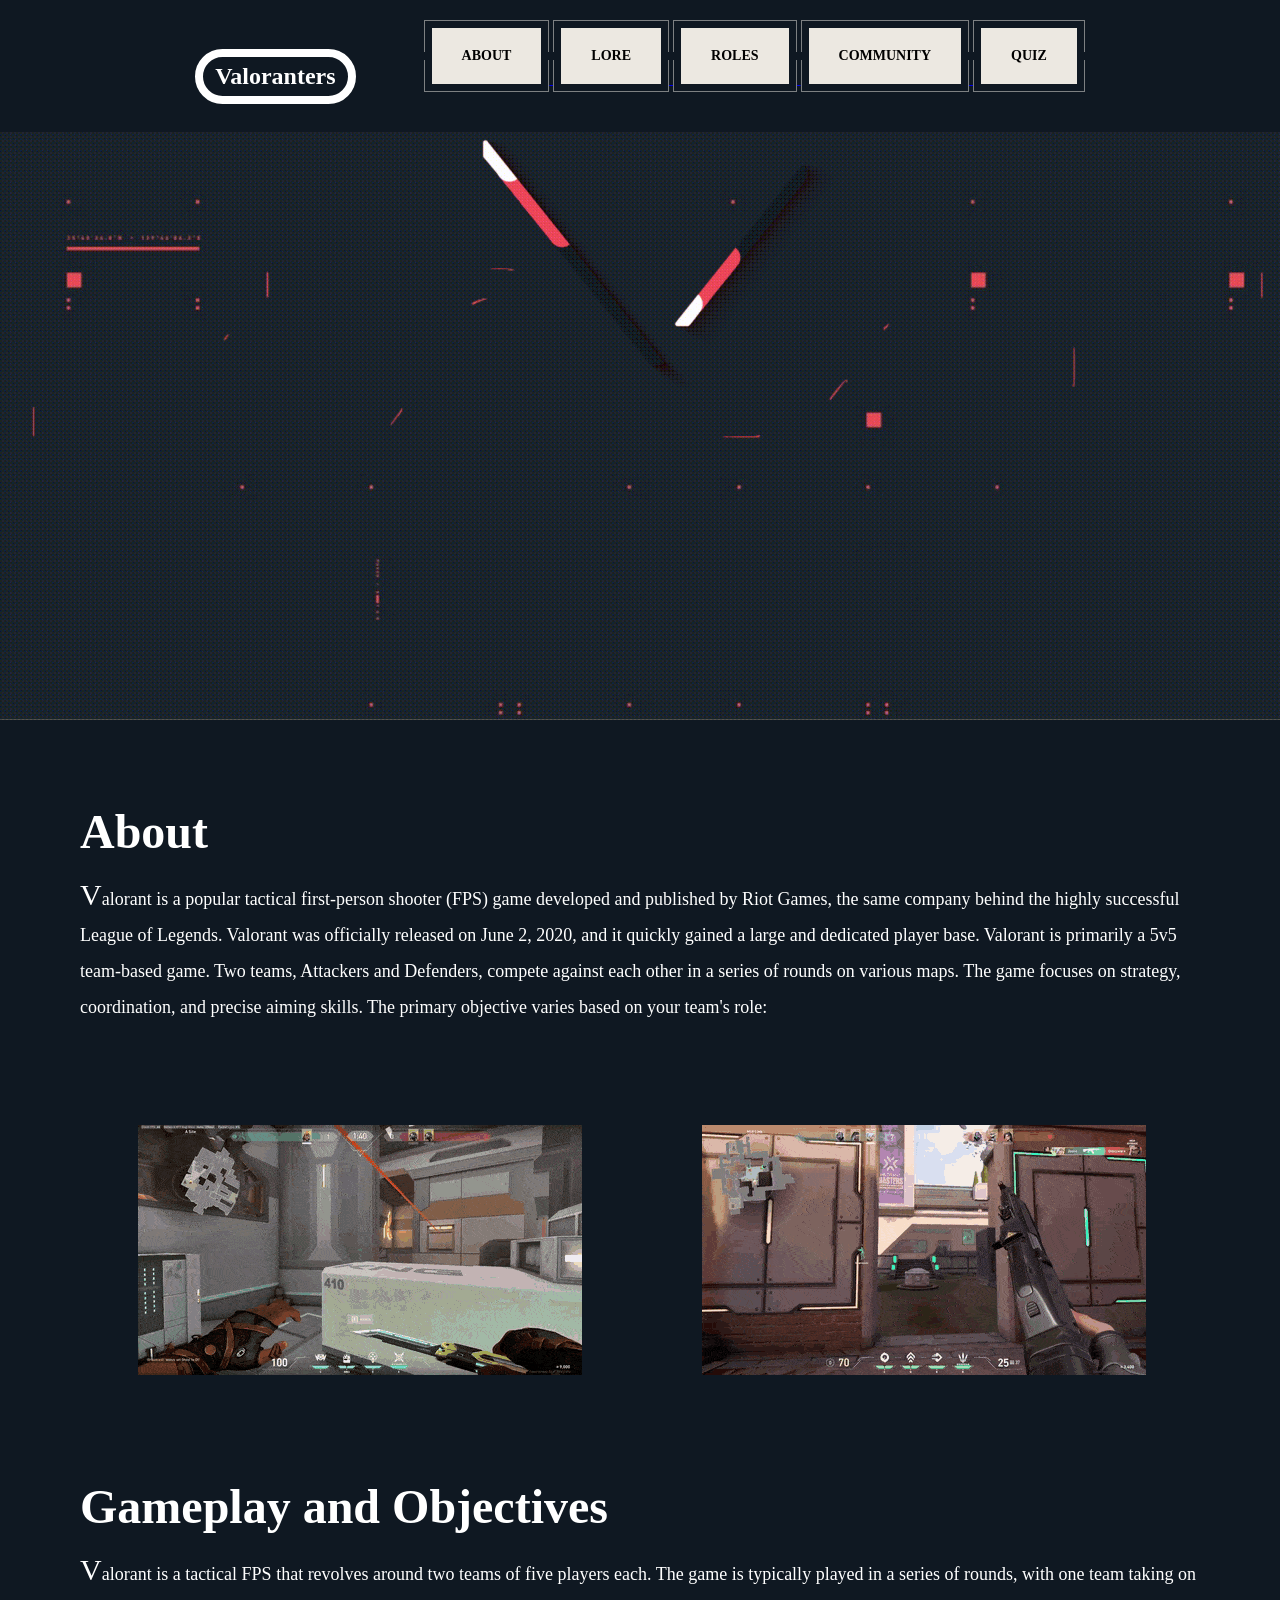
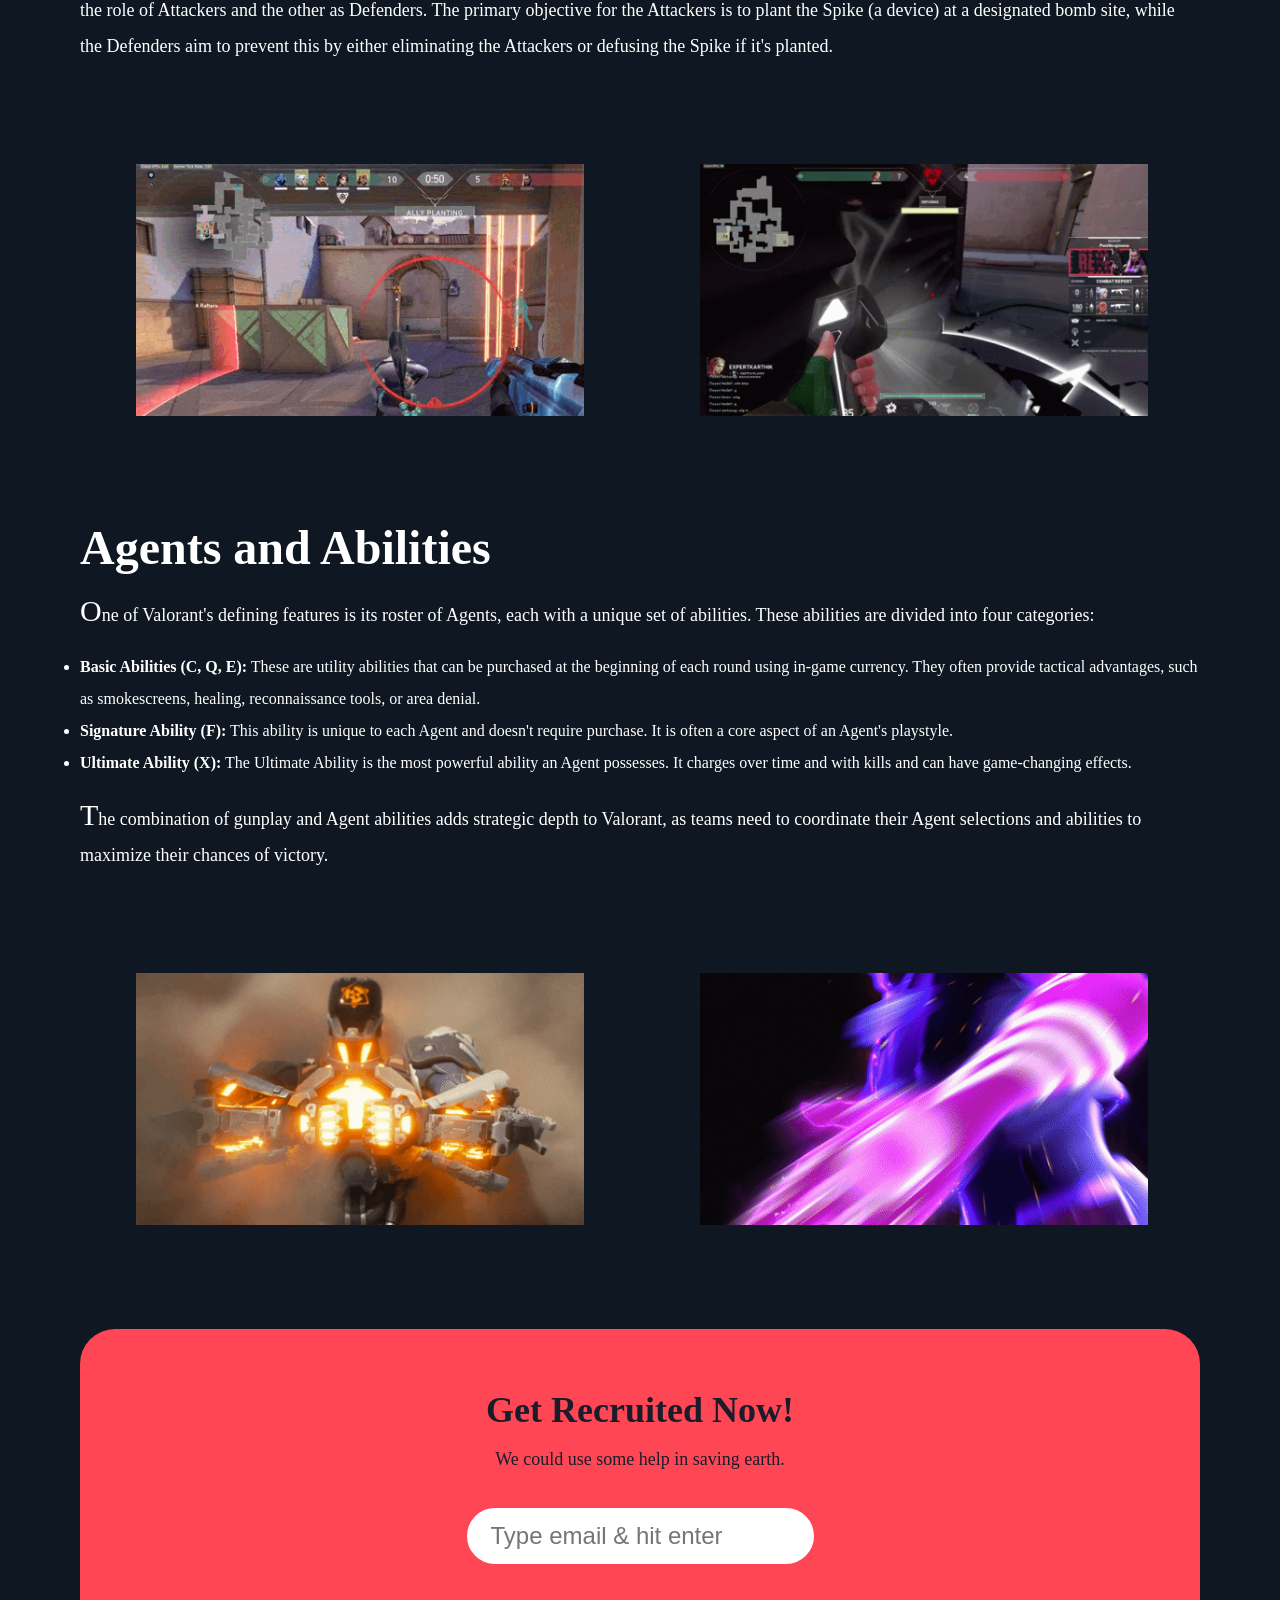
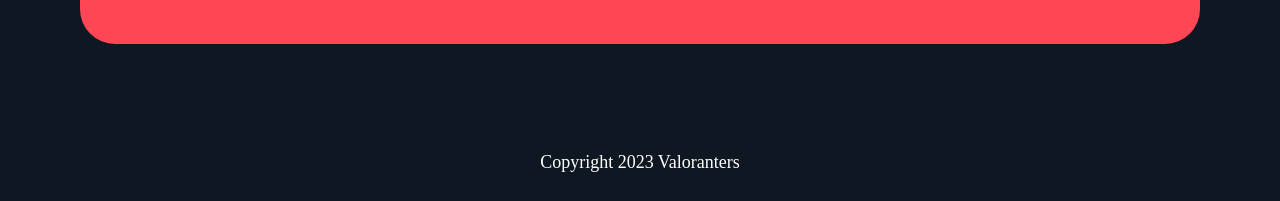
<file: index.html>
<!DOCTYPE html>
<html lang="en">
<head>
    <link rel="stylesheet" href="about.css">
    <title>Valoranthings</title>
    <link rel="icon" href="images/valoicon.png" type="image/x-icon">
    <link rel="shortcut icon" href="images/valoicon.png" type="image/x-icon">
    <link rel="icon" href="images/valoicon.png" sizes="32x32" type="image/png">
    <link rel="icon" href="images/valoicon.png" sizes="128x128" type="image/png">
</head>
<body>
    <audio autoplay loop id="myaudio">
      <source src="music/lobbytheme.mp3" type="audio/mpeg">
      Your browser does not support the audio tag.
    </audio>
    <script>
      const audio = document.getElementById('myaudio');
      audio.volume = 0.25;
    </script>
    <audio id="hover1" src="music/hover.mp3"></audio>
    <audio id="hover2" src="music/hover.mp3"></audio>
    <audio id="hover3" src="music/hover.mp3"></audio>
    <audio id="hover4" src="music/hover.mp3"></audio>
      
    

    <header>
      <nav class="main-nav">
        <ul>
            <h1>Valoranters</h1>
            <li class="space"></li>

                <!--<button onmouseover="document.getElementById('hover1').play()" class="outline" type="button">
                <a href="about.html">
                <div class="label">
                  <span class="hover-effect"></span>
                  <span class="label-text">About</span>
                </div>
                </a>
              </button>--><a href="index.html">
              <button class="btn" onmouseover="document.getElementById('hover1').play()">
                
                <span class="btn__inner">
                  <span class="btn__slide"></span>
                  <span class="btn__content">About</span>
                </span>
              </button>
            </a>


              <a href="lore.html">
              <button class="btn" onmouseover="document.getElementById('hover2').play()">
                
                <span class="btn__inner">
                  <span class="btn__slide"></span>
                  <span class="btn__content">Lore</span>
                </span>
              </button>
            </a>


              <a href="roles.html">
              <button class="btn" onmouseover="document.getElementById('hover3').play()">
                <span class="btn__inner">
                  <span class="btn__slide"></span>
                  <span class="btn__content">Roles</span>
                </span>
              </button>
            </a>

              <a href="community.html">
              <button class="btn" onmouseover="document.getElementById('hover4').play()">
                
                <span class="btn__inner">
                  <span class="btn__slide"></span>
                  <span class="btn__content">Community</span>
                </span>
              </button>
            </a>

            <a href="quiz.html">
              <button class="btn" id="communityBtn">
                <span class="btn__inner">
                  <span class="btn__slide"></span>
                  <span class="btn__content">Quiz</span>
                </span>
              </button>
            </a>
          </span>
        </ul>
    </nav>
    </header>
    <section class="banner">
        <img src="images/valorantlogo.gif" alt="Valorant Banner">
        <!--
        <div class="welcome">
            <h2>We are VALORANT,<br><span>We are FIGHTERS.</span></h2>
        </div>
        -->
    </section>
    
    <main>
    <article>
        <h2>About</h2>
        <p>Valorant is a popular tactical first-person shooter (FPS) game developed and published by Riot Games, 
          the same company behind the highly successful League of Legends. Valorant was officially released on June 2, 
          2020, and it quickly gained a large and dedicated player base. Valorant is primarily a 5v5 team-based game. Two 
          teams, Attackers and Defenders, compete against each other in a series of rounds on various maps. The game focuses 
          on strategy, coordination, and precise aiming skills. The primary objective varies based on your team's role:</p>  
          <ul class="images">
            <li><img src="images/thumb1.gif" alt="valoranthings thumb 1"></li>
            <li><img src="images/thumb2.gif" alt="valoranthings thumb 2"></li>
          </ul>
        <h2>Gameplay and Objectives</h2>
        <p>Valorant is a tactical FPS that revolves around two teams of five players each. The game is typically played in 
          a series of rounds, with one team taking on the role of Attackers and the other as Defenders. The primary 
          objective for the Attackers is to plant the Spike (a device) at a designated bomb site, while the Defenders 
          aim to prevent this by either eliminating the Attackers or defusing the Spike if it's planted.</p>
          <ul class="images">
            <li><img src="images/planting.gif" alt="valoranthings thumb 1"></li>
            <li><img src="images/defusing.gif" alt="valoranthings thumb 2"></li>
          </ul>
          <h2>Agents and Abilities</h2>
          <p>One of Valorant's defining features is its roster of Agents, each with a unique set of abilities. These abilities are divided into four 
            categories:</p>
            <ul class="skilllist">
              <li><strong>Basic Abilities (C, Q, E):</strong>  These are utility abilities that can be purchased at the beginning of each round using in-game currency. 
                They often provide tactical advantages, such as smokescreens, healing, reconnaissance tools, or area denial.</li>
              <li><strong>Signature Ability (F):</strong> This ability is unique to each Agent and doesn't require purchase. It is often a core aspect of an Agent's 
                playstyle.</li>
              <li><strong>Ultimate Ability (X):</strong> The Ultimate Ability is the most powerful ability an Agent possesses. It charges over time and with kills and 
                can have game-changing effects.</li>
            </ul>
          <p>The combination of gunplay and Agent abilities adds strategic depth to Valorant, as teams need to coordinate their Agent selections 
            and abilities to maximize their chances of victory.</p>
          <ul class="images">
            <li><img src="images/kayoult.gif" alt="valoranthings thumb 1"></li>
            <li><img src="images/astrault.gif" alt="valoranthings thumb 2"></li>
          </ul>
    </article>
    <section class="join">
        <h2>Get Recruited Now!</h2>
        <p>We could use some help in saving earth.</p>
        <form>
            <input type="email" name="email" placeholder="Type email & hit enter" required>
        </form>
    </section>
    </main>
    <footer>
        <p class="copyright">Copyright 2023 Valoranters</p>
    </footer>
</body>
</html>
</file>
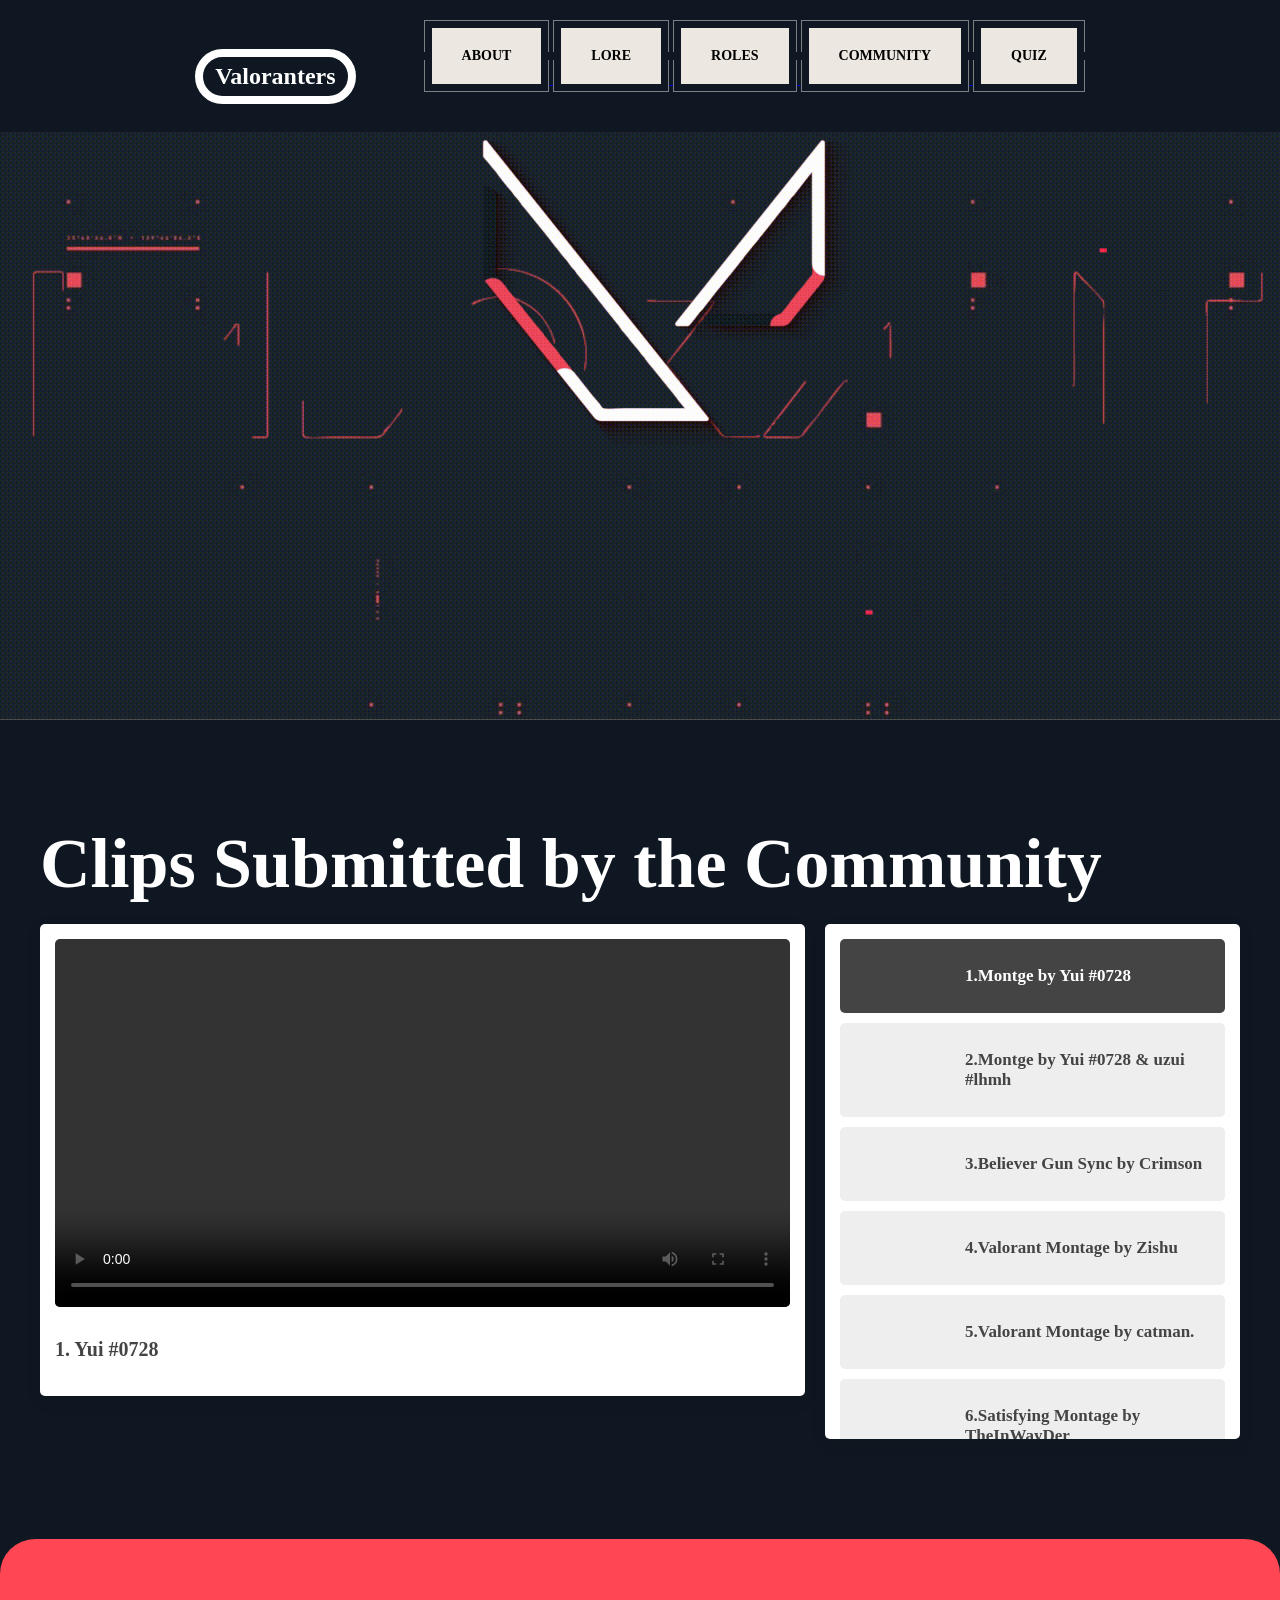
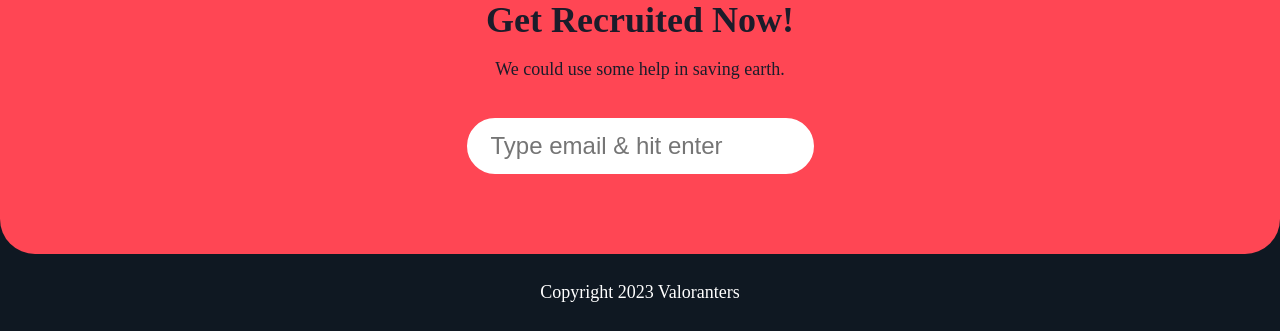
<file: community.html>
<!DOCTYPE html>
<html lang="en">
<head>
    <link rel="stylesheet" href="community.css">
    <link rel="stylesheet" href="contain.css">
    <title>Valoranthings</title>
    <link rel="icon" href="images/valoicon.png" type="image/x-icon">
    <link rel="shortcut icon" href="images/valoicon.png" type="image/x-icon">
    <link rel="icon" href="images/valoicon.png" sizes="32x32" type="image/png">
    <link rel="icon" href="images/valoicon.png" sizes="128x128" type="image/png">
</head>
<body>
    <audio autoplay loop id="myaudio">
      <source src="music/lobbytheme.mp3" type="audio/mpeg">
      Your browser does not support the audio tag.
    </audio>
    <script>
      const audio = document.getElementById('myaudio');
      audio.volume = 0.25;
    </script>
    <audio id="hover1" src="music/hover.mp3"></audio>
    <audio id="hover2" src="music/hover.mp3"></audio>
    <audio id="hover3" src="music/hover.mp3"></audio>
    <audio id="hover4" src="music/hover.mp3"></audio>
      
    

    <header>
      <nav class="main-nav">
         <ul>
             <h1>Valoranters</h1>
             <li class="space"></li>
 
                 <!--<button onmouseover="document.getElementById('hover1').play()" class="outline" type="button">
                 <a href="about.html">
                 <div class="label">
                   <span class="hover-effect"></span>
                   <span class="label-text">About</span>
                 </div>
                 </a>
               </button>--><a href="index.html">
               <button class="btn" onmouseover="document.getElementById('hover1').play()">
                 
                 <span class="btn__inner">
                   <span class="btn__slide"></span>
                   <span class="btn__content">About</span>
                 </span>
               </button>
             </a>
 
 
               <a href="lore.html">
               <button class="btn" onmouseover="document.getElementById('hover2').play()">
                 
                 <span class="btn__inner">
                   <span class="btn__slide"></span>
                   <span class="btn__content">Lore</span>
                 </span>
               </button>
             </a>
 
 
               <a href="roles.html">
               <button class="btn" onmouseover="document.getElementById('hover3').play()">
                 <span class="btn__inner">
                   <span class="btn__slide"></span>
                   <span class="btn__content">Roles</span>
                 </span>
               </button>
             </a>
 
               <a href="community.html">
               <button class="btn" onmouseover="document.getElementById('hover4').play()">
                 
                 <span class="btn__inner">
                   <span class="btn__slide"></span>
                   <span class="btn__content">Community</span>
                 </span>
               </button>
             </a>

             <a href="quiz.html">
              <button class="btn" id="communityBtn">
                <span class="btn__inner">
                  <span class="btn__slide"></span>
                  <span class="btn__content">Quiz</span>
                </span>
              </button>
            </a>
           </span>
         </ul>
     </nav>
    </header>
    <section class="banner">
        <img src="images/valorantlogo.gif" alt="Valorant Banner">
        <!--
        <div class="welcome">
            <h2>We are VALORANT,<br><span>We are FIGHTERS.</span></h2>
        </div>
        -->
    </section>
    
<div class="container">
   <h2 class="clip">Clips Submitted by the Community</h2>
   <div class="main-video-container">
      <video src="images/vid-1.mp4"  controls class="main-video" id="mainvid"></video>
      <h3 class="main-vid-title">1. Yui #0728</h3>
   </div>

   <div class="video-list-container">

      <div class="list active">
         <video src="images/vid-1.mp4" class="list-video"></video>
         <h3 class="list-title">1.Montge by Yui #0728</h3>
      </div>

      <div class="list">
         <video src="images/vid-2.mp4" class="list-video"></video>
         <h3 class="list-title">2.Montge by Yui #0728 & uzui #lhmh</h3>
      </div>

      <div class="list">
         <video src="images/vid-3.mp4" class="list-video"></video>
         <h3 class="list-title">3.Believer Gun Sync by Crimson</h3>
      </div>

      <div class="list">
         <video src="images/vid-4.mp4" class="list-video"></video>
         <h3 class="list-title">4.Valorant Montage by Zishu</h3>
      </div>

      <div class="list">
         <video src="images/vid-5.mp4" class="list-video"></video>
         <h3 class="list-title">5.Valorant Montage by catman.</h3>
      </div>

      <div class="list">
         <video src="images/vid-6.mp4" class="list-video"></video>
         <h3 class="list-title">6.Satisfying Montage by TheInWayDer</h3>
      </div>

      <div class="list">
         <video src="images/vid-7.mp4" class="list-video"></video>
         <h3 class="list-title">7.Valorant Montage by RaelPlays</h3>
      </div>

      <div class="list">
         <video src="images/vid-8.mp4" class="list-video"></video>
         <h3 class="list-title">8.Valorant Montage by Flintc</h3>
      </div>

      <div class="list">
         <video src="images/vid-9.mp4" class="list-video"></video>
         <h3 class="list-title">9.World's Smallest Violin Gun Sync by Crimson</h3>
      </div>

   </div>

</div>

<section class="join">
   <h2>Get Recruited Now!</h2>
   <p>We could use some help in saving earth.</p>
   <form>
       <input type="email" name="email" placeholder="Type email & hit enter" required>
   </form>
</section>
</main>
<footer>
   <p class="copyright">Copyright 2023 Valoranters</p>
</footer>

<script src="script.js"></script>
<script>
   var video = document.getElementById('mainvid');

   video.volume = 0.25;
</script>
</body>
</html>
</file>
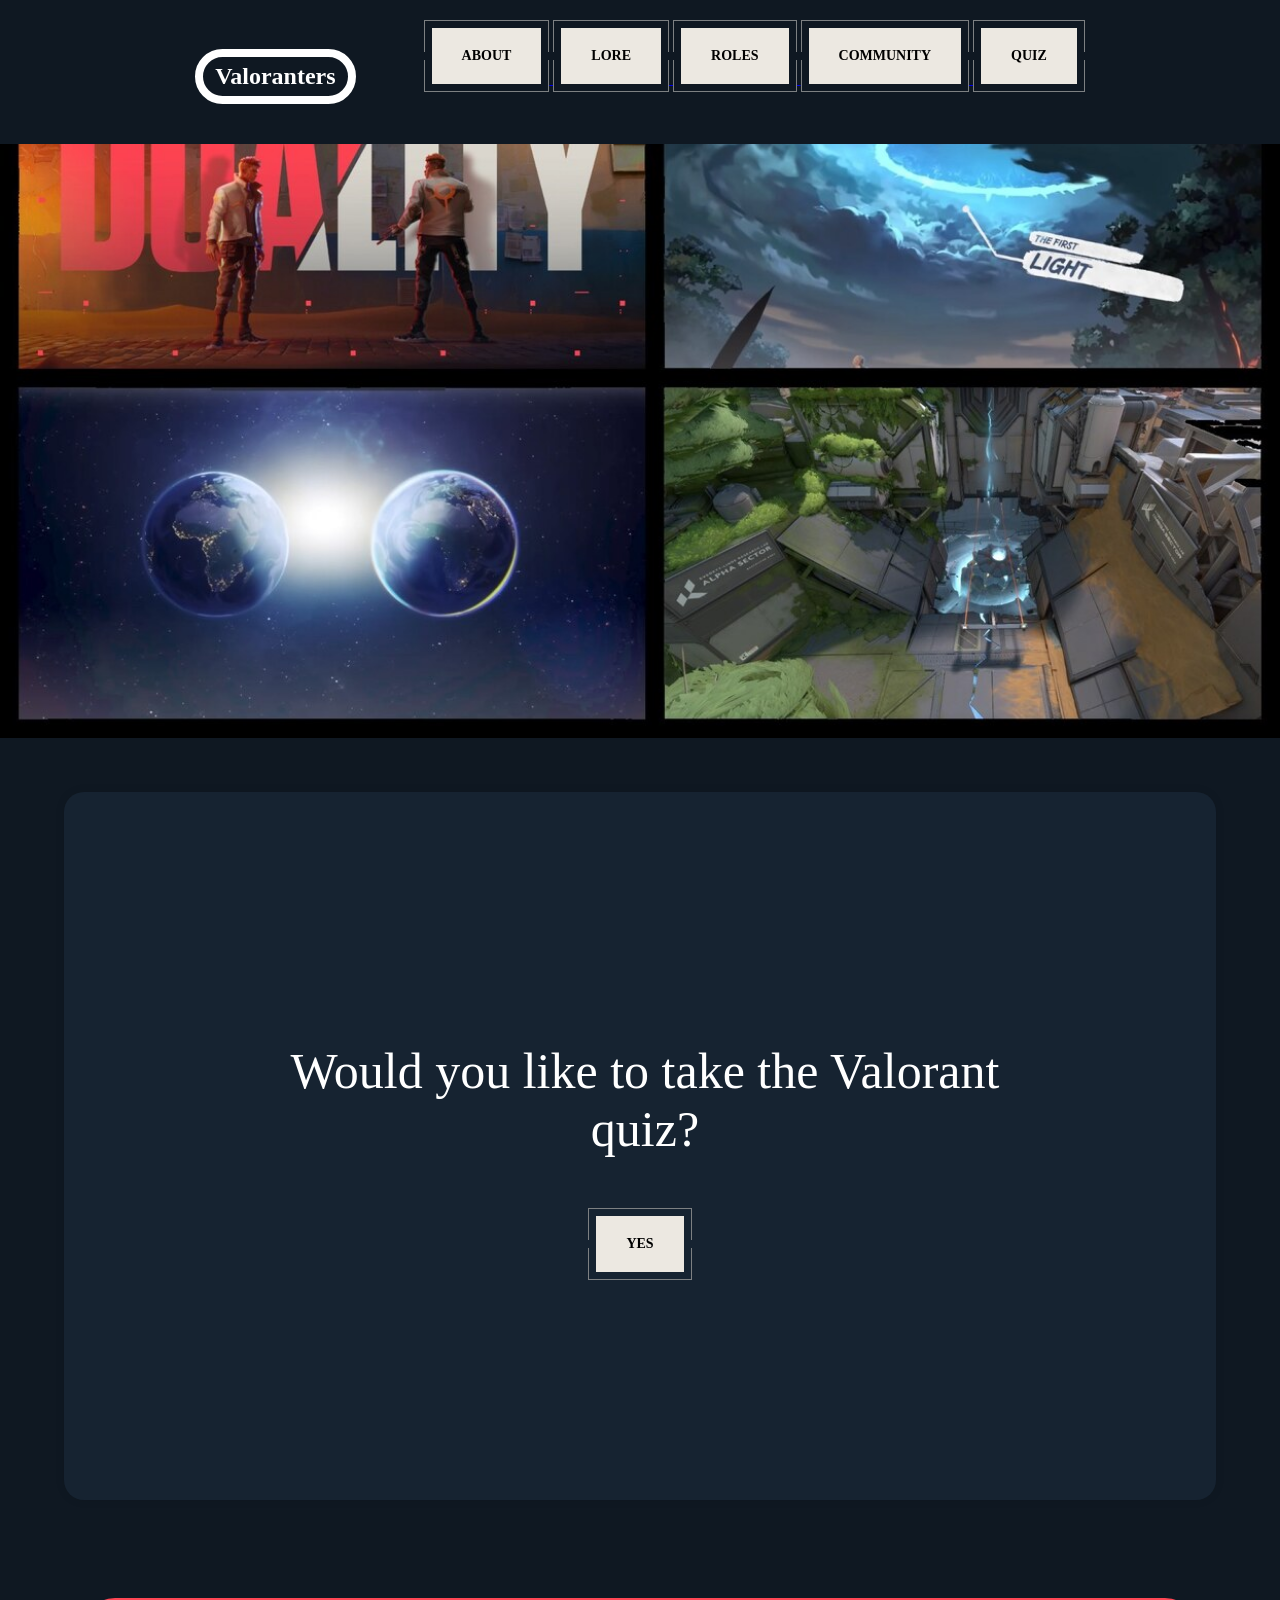
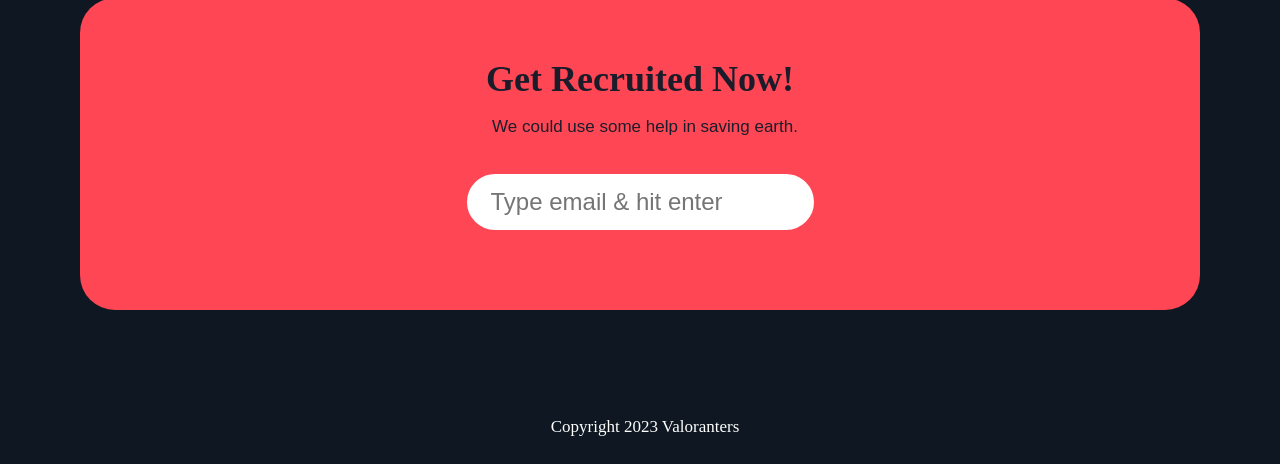
<file: quiz.html>
<!DOCTYPE html>
<html lang="en">
<head>
    <link rel="stylesheet" href="quiz.css">
    <title>Valoranthings</title>
    <link rel="icon" href="images/valoicon.png" type="image/x-icon">
    <link rel="shortcut icon" href="images/valoicon.png" type="image/x-icon">
    <link rel="icon" href="images/valoicon.png" sizes="32x32" type="image/png">
    <link rel="icon" href="images/valoicon.png" sizes="128x128" type="image/png">
</head>
<body>
    <audio autoplay loop id="myaudio">
      <source src="music/lobbytheme.mp3" type="audio/mpeg">
      Your browser does not support the audio tag.
    </audio>
    <audio id="hover1" src="music/hover.mp3"></audio>
    <audio id="hover2" src="music/hover.mp3"></audio>
    <audio id="hover3" src="music/hover.mp3"></audio>
    <audio id="hover4" src="music/hover.mp3"></audio>
    
    <header>
      <nav class="main-nav">
        <ul>
            <h1>Valoranters</h1>
            <li class="space"></li>

            <a href="index.html">
              <button class="btn" id="aboutBtn">
                <span class="btn__inner">
                  <span class="btn__slide"></span>
                  <span class="btn__content">About</span>
                </span>
              </button>
            </a>

            <a href="lore.html">
              <button class="btn" id="loreBtn">
                <span class="btn__inner">
                  <span class="btn__slide"></span>
                  <span class="btn__content">Lore</span>
                </span>
              </button>
            </a>

            <a href="roles.html">
              <button class="btn" id="rolesBtn">
                <span class="btn__inner">
                  <span class="btn__slide"></span>
                  <span class="btn__content">Roles</span>
                </span>
              </button>
            </a>

            <a href="community.html">
              <button class="btn" id="communityBtn">
                <span class="btn__inner">
                  <span class="btn__slide"></span>
                  <span class="btn__content">Community</span>
                </span>
              </button>
            </a>

            <a href="quiz.html">
              <button class="btn" id="communityBtn">
                <span class="btn__inner">
                  <span class="btn__slide"></span>
                  <span class="btn__content">Quiz</span>
                </span>
              </button>
            </a>
          </span>
        </ul>
      </nav>
    </header>
    <br>
    <section class="banner">
      <!-- Slideshow container -->
      <div class="slideshow-container">
        <!-- Full-width images with number and caption text -->
        <div class="mySlides fade">
          <img src="images/lorebanner1.jpg" style="width:100%">
        </div>

        <div class="mySlides fade">
          <img src="images/lorebanner2.jpg" style="width:100%">
        </div>

        <div class="mySlides fade">
          <img src="images/lorebanner3.jpg" style="width:100%">
        </div>

        <!-- The dots/circles -->
        <div style="text-align:center" class="hide-dots">
          <span class="dot" onclick="currentSlide(1)"></span>
          <span class="dot" onclick="currentSlide(2)"></span>
          <span class="dot" onclick="currentSlide(3)"></span>
        </div>
      </div>
    </section>

    <div class="quiz-container" id="quizContainer">
      <div class="confirm" id="confirmation">
      <p class="confirmation-text">Would you like to take the Valorant quiz?</p>
      <div class="button-container">
          <button class="btn" id="confirmBtn">
            <span class="btn__inner">
              <span class="btn__slide"></span>
              <span class="btn__content">Yes</span>
            </span>
          </button>
      </div>
    </div>
      <!-- Name Input Field and Submit Button -->
      <form id="nameForm" class="name-input" style="display: none;">
          <p class="entername">Please Enter your Name/Username:</p>
          <input type="text" id="nameInput" placeholder="Enter your name" class="type-name" style="display: none;">
          <button type="submit" class="name-submit-btn" style="display: none;">Submit</button>
      </form>
      <!-- Welcome Message and Begin Button (hidden by default) -->
      <div class="welcome-message-container" style="display: none;">
          <p class="welcome-message" style="display:none"></p>
      </div>

      <div id="quiz" class="quizzers" style="display: none;">
        <div id="question" class="quizziz"></div>
        <br>
        <label>
          <input type="radio" name="option" value="1" class="radio-input">
          <span class="radio-custom"></span>
          <span id="option1" class="radio-label">Option 1</span>
        </label>
        <br><br>
        <label>
          <input type="radio" name="option" value="2" class="radio-input">
          <span class="radio-custom"></span>
          <span id="option2" class="radio-label">Option 2</span>
        </label>
        <br><br>
        <label>
          <input type="radio" name="option" value="3" class="radio-input">
          <span class="radio-custom"></span>
          <span id="option3" class="radio-label">Option 3</span>
        </label>
        <br><br>
        <label>
          <input type="radio" name="option" value="4" class="radio-input">
          <span class="radio-custom"></span>
          <span id="option4" class="radio-label">Option 4</span>
        </label>
        <br><br>
        <button class="btn" id="submitBtn">
          <span class="btn__inner">
            <span class="btn__slide"></span>
            <span class="btn__content">Submit</span>
          </span>
        </button>
      </div>
      
      <div id="result" class="resulters"></div>
      </div>

    
    <main>
    <br>
      <section class="join">
        <h2>Get Recruited Now!</h2>
        <p>We could use some help in saving earth.</p>
        <form>
          <input type="email" name="email" placeholder="Type email & hit enter" required>
        </form>
      </section>
    </main>
    <footer>
        <p class="copyright">Copyright 2023 Valoranters</p>
    </footer>
    <script>
      //Volume for hover
const audio = document.getElementById('myaudio');
audio.volume = 0.25;
      // Audio hover effect
      const hoverAudios = document.querySelectorAll('.btn__content');
      hoverAudios.forEach(btn => {
          btn.addEventListener('mouseover', () => {
              document.getElementById('hover1').play();
          });
      });
  
      // Slideshow script
      let slideIndex = 0;
      showSlides();
  
      function showSlides() {
          let i;
          const slides = document.getElementsByClassName("mySlides");
          const dots = document.getElementsByClassName("dot");
          for (i = 0; i < slides.length; i++) {
              slides[i].style.display = "none";
          }
          slideIndex++;
          if (slideIndex > slides.length) {
              slideIndex = 1;
          }
          for (i = 0; i < dots.length; i++) {
              dots[i].className = dots[i].className.replace(" active", "");
          }
          slides[slideIndex - 1].style.display = "block";
          dots[slideIndex - 1].className += " active";
          setTimeout(showSlides, 5000); // Change image every 5 seconds
      }
  
      // Function to handle the click event of the "Yes" button
document.getElementById('confirmBtn').addEventListener('click', function() {
  // Hide the confirmation text and buttons
  document.querySelector('.name-input').style.display = 'block';
  document.querySelector('.name-submit-btn').style.display = 'none';
  document.querySelector('.type-name').style.display = 'block';

  // Show only the confirmation message
  document.getElementById('confirmation').style.display = 'none';
});

// Function to handle the submission of the name form
document.getElementById('nameForm').addEventListener('submit', function(event) {
  event.preventDefault(); // Prevent the default form submission

  // Get the user's name from the input field
  const name = document.getElementById('nameInput').value;

  // Hide the name form
  document.getElementById('nameForm').style.display = 'none';

  // Display the welcome message
  document.querySelector('.welcome-message-container').style.display = 'block';
  const welcomeMessage = document.createElement('p');
  welcomeMessage.textContent = 'Hello Agent ' + name + ', Let\'s test your knowledge. Press enter to continue.';
  welcomeMessage.classList.add('welcome-message');
  document.querySelector('.quiz-container .welcome-message-container').appendChild(welcomeMessage);
  

  // Function to handle the key press event
function handleKeyPress(event) {
  // Check if the pressed key is Enter (key code 13)
  if (event.keyCode === 13) {
      // Call the function to begin when Enter key is pressed
      begin();
  }
}

// Function to execute when Enter key is pressed
function begin() {
  console.log("Enter key pressed! Beginning...");
  // Add your code here to begin whatever action you want
  document.querySelector('.welcome-message-container').style.display = 'none';
  document.querySelector('.welcome-message').style.display = 'none';
  document.getElementById('quiz').style.display = 'block';
}

// Add event listener to the document for keydown event
document.addEventListener("keydown", handleKeyPress);
  document.querySelector('.quiz-container .welcome-message-container').appendChild(beginButton);

  // Fade in welcome message and begin button
  fadeIn(welcomeMessage);
  fadeIn(beginButton);
});

// Function to fade in an element
function fadeIn(element) {
  element.style.opacity = 0;
  let opacity = 0;
  const fadeInInterval = setInterval(function() {
      if (opacity < 1) {
          opacity += 0.05; // Adjust the increment value to control fade speed
          element.style.opacity = opacity;
      } else {
          clearInterval(fadeInInterval);
      }
  }, 50); // Adjust the interval value to control fade speed
}

const questions = [
      {
        question: "Which agent is a former member of the Kingdom of Morocco's Royal Family?",
        options: ["Phoenix", "Killjoy", "Reyna", "Omen"],
        answer: 1
      },
      {
        question: "Which agent was once a successful astrophysicist before joining the Valorant Protocol?",
        options: ["Astra", "Cypher", "Viper", "Breach"],
        answer: 1
      },
      {
        question: "Which agent has a deep connection to the Kingdom Corporation, a global power in the world of Valorant?",
        options: ["Brimstone", "Sova", "Yoru", "Sage"],
        answer: 4
      },
      {
        question: "Which agent seeks revenge against the organization known as Nimble Navigators for the loss of their family?",
        options: ["Phoenix", "Raze", "Jett", "Skye"],
        answer: 2
      },
      {
        question: "Which agent hails from Australia and has a background in engineering and robotics?",
        options: ["Killjoy", "Reyna", "Omen", "Breach"],
        answer: 1
      },
      {
        question: "Which agent is associated with the Radiant Academy and is a master of manipulating light and shadow?",
        options: ["Viper", "Astra", "Cypher", "Brimstone"],
        answer: 2
      },
      {
        question: "Which agent is on a mission to expose the truth behind the VALORANT Protocol and its mysterious origins?",
        options: ["Sova", "Yoru", "Reyna", "Omen"],
        answer: 4
      },
      {
        question: "Which agent is linked to the Valorant Protocol's Project Ares, which aimed to create superhuman soldiers?",
        options: ["Phoenix", "Jett", "Raze", "Breach"],
        answer: 3
      },
      {
        question: "Which agent's ultimate ability involves transforming into a celestial form, granting increased mobility and enhanced combat capabilities?",
        options: ["Astra", "Reyna", "Phoenix", "Omen"],
        answer: 2
      },
      {
        question: "Which agent was a member of the Night Market before joining the Valorant Protocol?",
        options: ["Yoru", "Sage", "Raze", "Killj  oy"],
        answer: 1
      },
      {
        question: "Which agent has ties to the Vandal Corporation and uses their resources to fight against the Valorant Protocol?",
        options: ["Viper", "Brimstone", "Sova", "Cypher"],
        answer: 1
      },
      {
        question: "Which agent has a mysterious past, with rumors suggesting they were once a notorious underworld figure?",
        options: ["Omen", "Jett", "Reyna", "Skye"],
        answer: 1
      },
      {
        question: "Which agent's origin story involves being saved by a pack of wolves in the mountains of Morocco?",
        options: ["Phoenix", "Cypher", "Sova", "Reyna"],
        answer: 3
      },
      {
        question: "Which agent is a skilled hacker and cyberwarfare specialist, with a deep-seated distrust of authority?",
        options: ["Killjoy", "Brimstone", "Viper", "Sage"],
        answer: 1
      },
      {
        question: "Which agent has a connection to the Radiant Academy and has undergone extensive training in tactical combat?",
        options: ["Breach", "Jett", "Omen", "Skye"],
        answer: 2
      }
    ];

    let currentQuestion = 0;
    let score = 0;

    const quizContainer = document.getElementById('quiz');
    const questionElement = document.getElementById('question');
    const option1 = document.getElementById('option1');
    const option2 = document.getElementById('option2');
    const option3 = document.getElementById('option3');
    const option4 = document.getElementById('option4');
    const submitBtn = document.getElementById('submitBtn');
    const resultContainer = document.getElementById('result');

    function loadQuestion() {
      const currentQuestionData = questions[currentQuestion];
      questionElement.textContent = currentQuestionData.question;
      option1.textContent = currentQuestionData.options[0];
      option2.textContent = currentQuestionData.options[1];
      option3.textContent = currentQuestionData.options[2];
      option4.textContent = currentQuestionData.options[3];
    }

    function checkAnswer() {
      const selectedOption = document.querySelector('input[name="option"]:checked');
      if (!selectedOption) {
        alert('Please select an option');
        return;
      }
      
      const answer = parseInt(selectedOption.value);
      if (answer === questions[currentQuestion].answer) {
        score++;
      }
      
      currentQuestion++;
      if (currentQuestion < questions.length) {
        loadQuestion();
      } else {
        showResult();
      }
    }

    function showResult() {
      quizContainer.style.display = 'none';
      resultContainer.textContent = `You scored ${score} out of ${questions.length}`;
    }

    loadQuestion();

    submitBtn.addEventListener('click', checkAnswer);
    </script>
</body>
</html>
</file>
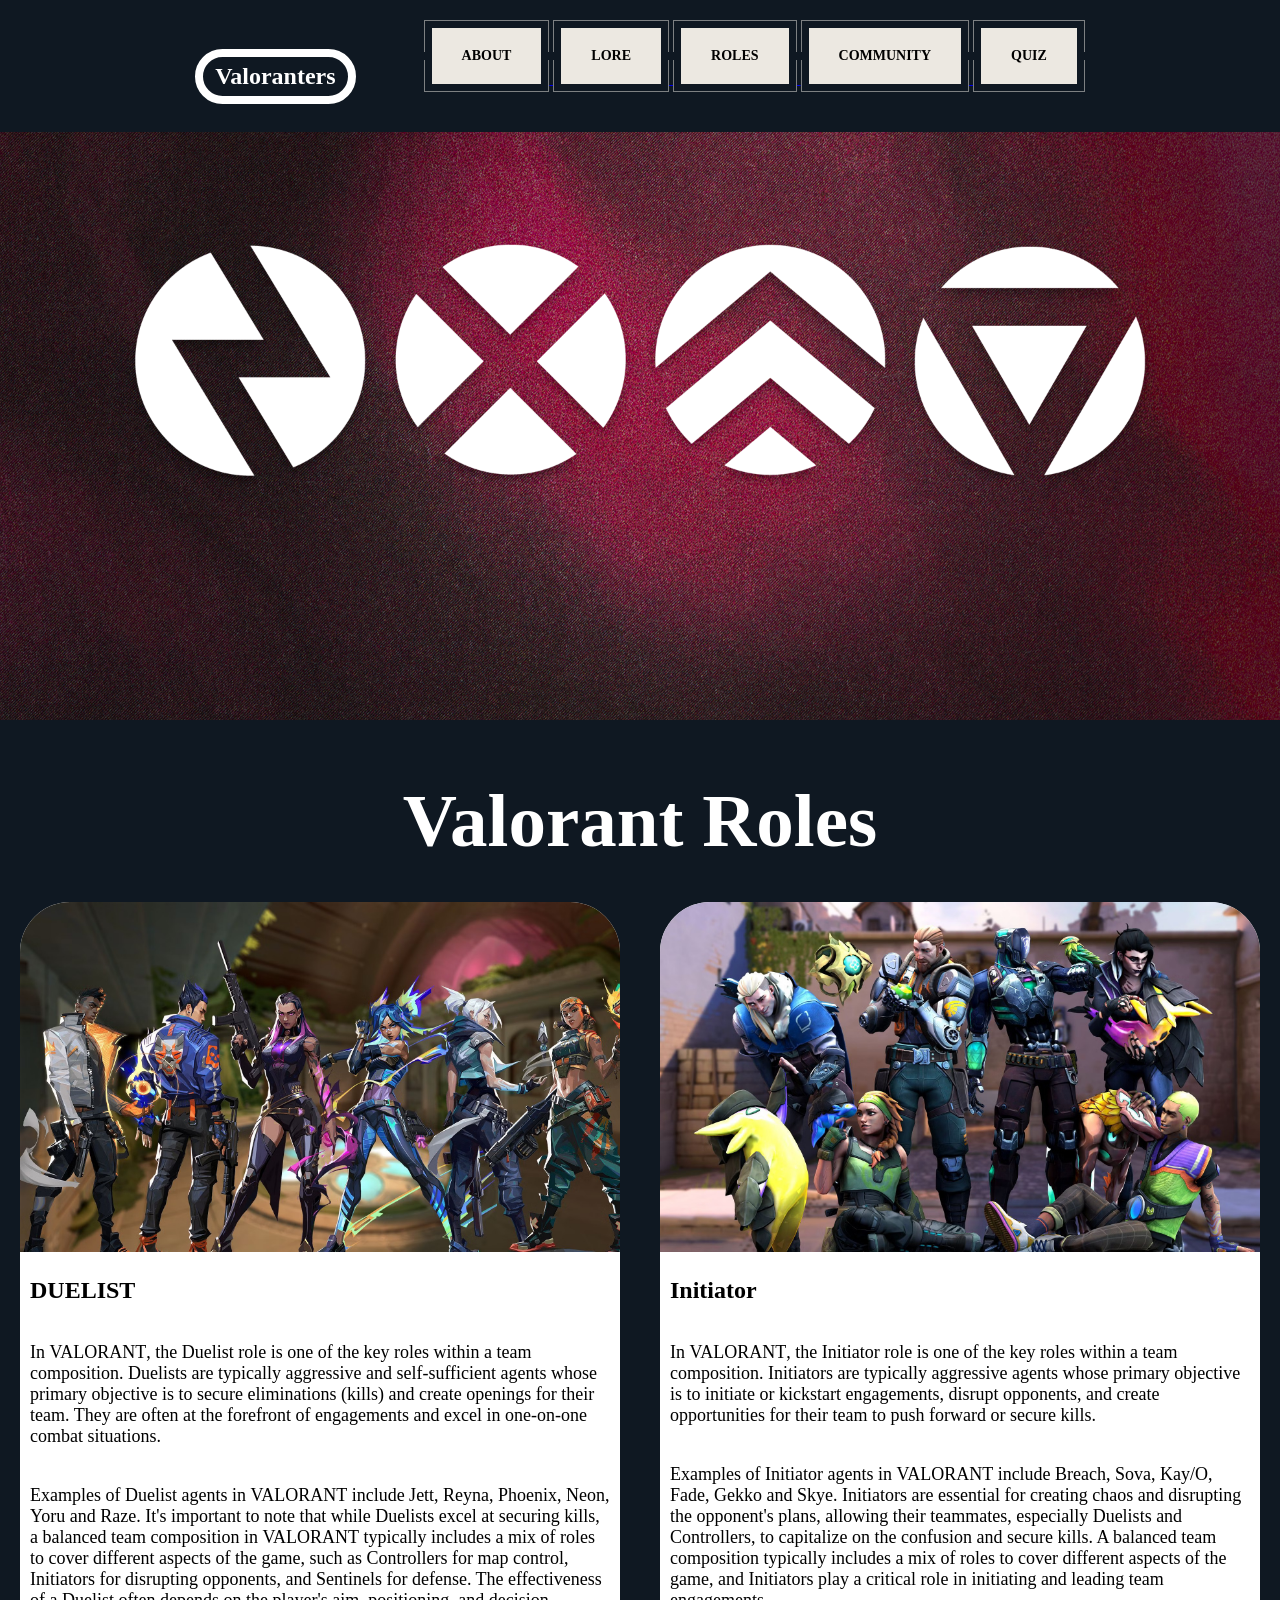
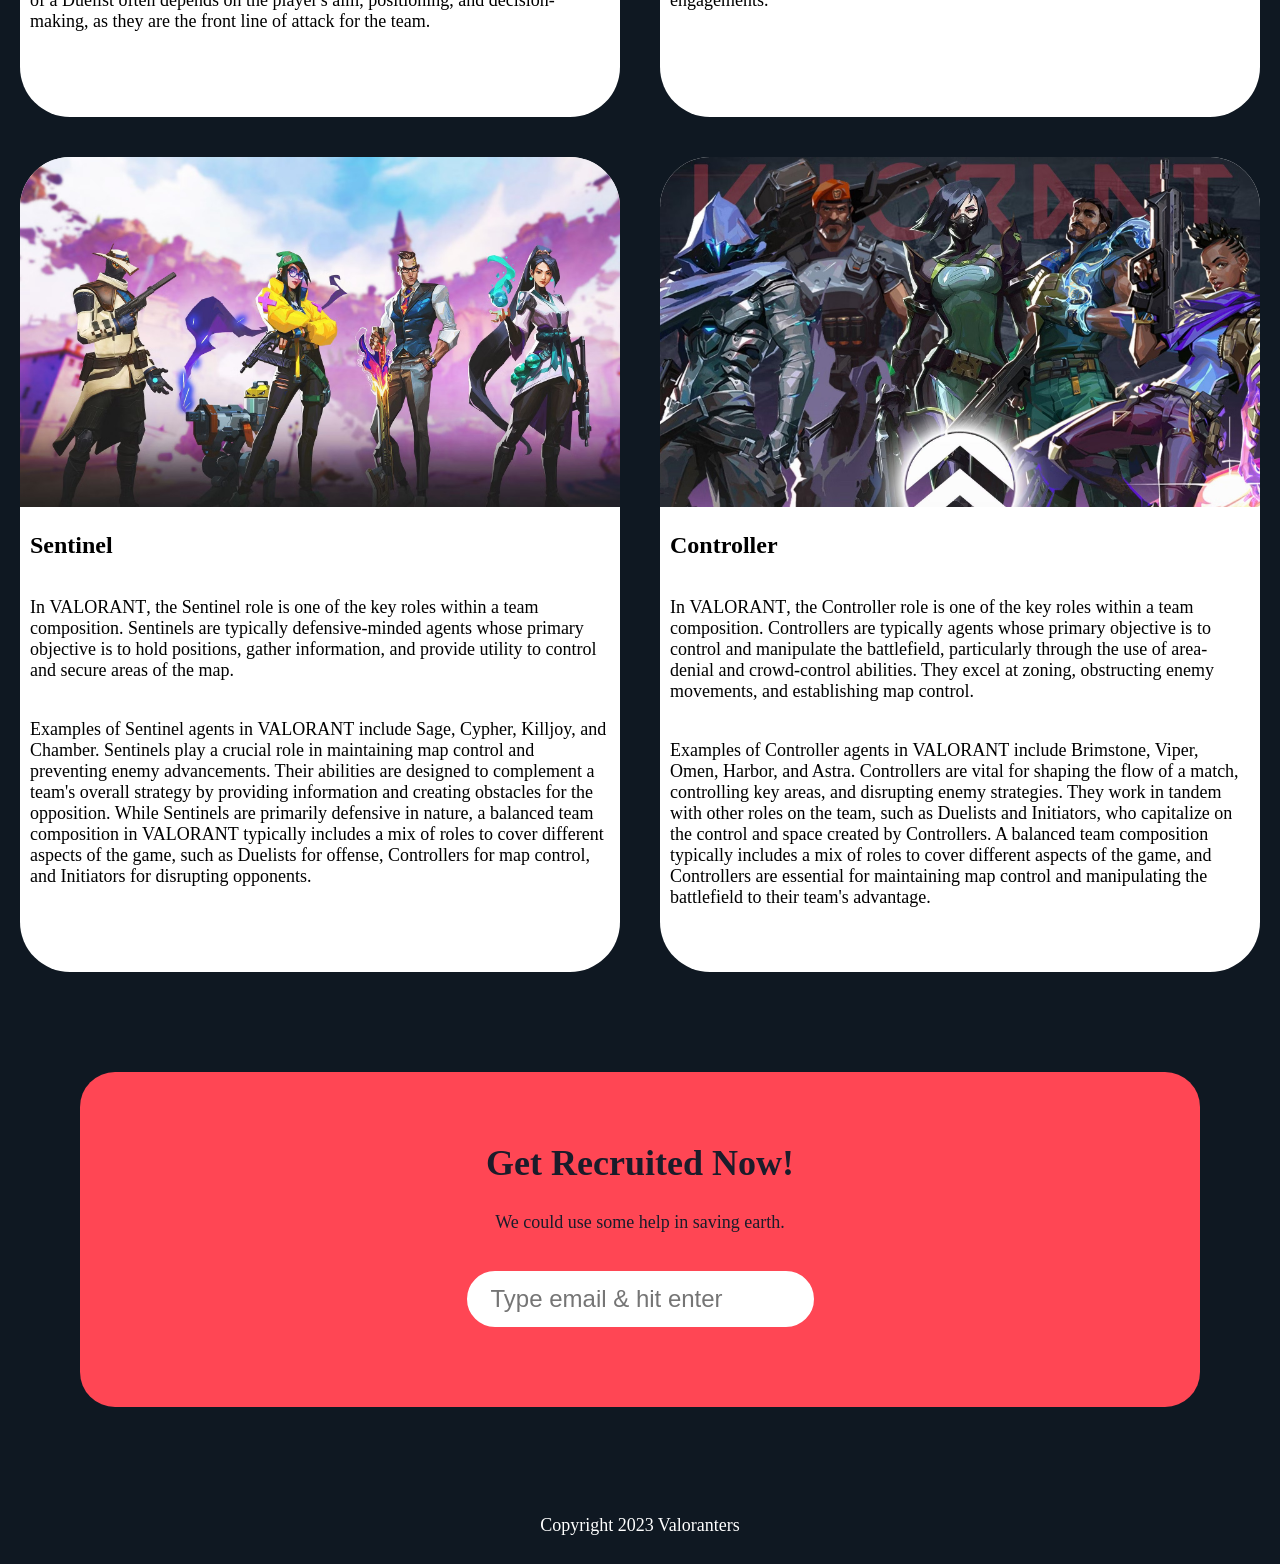
<file: roles.html>
<!DOCTYPE html>
<html lang="en">
<head>
    <link rel="stylesheet" href="roles.css">
    <title>Valoranthings</title>
    <link rel="icon" href="images/valoicon.png" type="image/x-icon">
    <link rel="shortcut icon" href="images/valoicon.png" type="image/x-icon">
    <link rel="icon" href="images/valoicon.png" sizes="32x32" type="image/png">
    <link rel="icon" href="images/valoicon.png" sizes="128x128" type="image/png">
</head>
<body>
    <audio autoplay loop id="myaudio">
      <source src="music/lobbytheme.mp3" type="audio/mpeg">
      Your browser does not support the audio tag.
    </audio>
    <script>
      const audio = document.getElementById('myaudio');
      audio.volume = 0.25;
    </script>
    <audio id="hover1" src="music/hover.mp3"></audio>
    <audio id="hover2" src="music/hover.mp3"></audio>
    <audio id="hover3" src="music/hover.mp3"></audio>
    <audio id="hover4" src="music/hover.mp3"></audio>
      
    

    <header>
      
      <nav class="main-nav">
        <ul>
            <h1>Valoranters</h1>
            <li class="space"></li>

                <!--<button onmouseover="document.getElementById('hover1').play()" class="outline" type="button">
                <a href="about.html">
                <div class="label">
                  <span class="hover-effect"></span>
                  <span class="label-text">About</span>
                </div>
                </a>
              </button>--><a href="index.html">
              <button class="btn" onmouseover="document.getElementById('hover1').play()">
                
                <span class="btn__inner">
                  <span class="btn__slide"></span>
                  <span class="btn__content">About</span>
                </span>
              </button>
            </a>


              <a href="lore.html">
              <button class="btn" onmouseover="document.getElementById('hover2').play()">
                
                <span class="btn__inner">
                  <span class="btn__slide"></span>
                  <span class="btn__content">Lore</span>
                </span>
              </button>
            </a>


              <a href="roles.html">
              <button class="btn" onmouseover="document.getElementById('hover3').play()">
                <span class="btn__inner">
                  <span class="btn__slide"></span>
                  <span class="btn__content">Roles</span>
                </span>
              </button>
            </a>

              <a href="community.html">
              <button class="btn" onmouseover="document.getElementById('hover4').play()">
                
                <span class="btn__inner">
                  <span class="btn__slide"></span>
                  <span class="btn__content">Community</span>
                </span>
              </button>
            </a>

            <a href="quiz.html">
              <button class="btn" id="communityBtn">
                <span class="btn__inner">
                  <span class="btn__slide"></span>
                  <span class="btn__content">Quiz</span>
                </span>
              </button>
            </a>
          </span>
        </ul>
    </nav>
    </header>
    <section class="banner">
        <img src="images/valorantrole.png" alt="Valorant Banner">
        <!--
        <div class="welcome">
            <h2>We are VALORANT,<br><span>We are FIGHTERS.</span></h2>
        </div>
        -->
    </section>
   <br><br><br>
    <h1 class="roletitle">Valorant Roles</h1>
    <br>
    <section class="container">
      <div class="card">
        <div class="card-image duelist"></div>
        <h2 class="rolename">DUELIST</h2>
        <p>In <span class="custom">VALORANT</span>, the Duelist role is one of the key roles within a team composition. Duelists are 
          typically aggressive and self-sufficient agents whose primary objective is to secure eliminations 
          (kills) and create openings for their team. They are often at the forefront of engagements and excel 
          in one-on-one combat situations.</p>
        <p>Examples of Duelist agents in <span class="custom">VALORANT</span> include Jett, Reyna, Phoenix, Neon, Yoru and Raze. It's important to 
          note that while Duelists excel at securing kills, a balanced team composition in <span class="custom">VALORANT</span> typically 
          includes a mix of roles to cover different aspects of the game, such as Controllers for map control, 
          Initiators for disrupting opponents, and Sentinels for defense. The effectiveness of a Duelist often 
          depends on the player's aim, positioning, and decision-making, as they are the front line of attack 
          for the team.</p>
      </div>
      <div class="card">
        <div class="card-image initiator"></div>
        <h2 class="rolename">Initiator</h2>
        <p>In <span class="custom">VALORANT</span>, the Initiator role is one of the key roles within a team composition. Initiators are typically aggressive agents whose primary objective is to initiate or kickstart engagements, disrupt opponents, and create opportunities for their team to push forward or secure kills.</p>
        <p>Examples of Initiator agents in <span class="custom">VALORANT</span> include Breach, Sova, Kay/O, Fade, Gekko and Skye. Initiators are essential for creating chaos and disrupting the opponent's plans, allowing their teammates, especially Duelists and Controllers, to capitalize on the confusion and secure kills. A balanced team composition typically includes a mix of roles to cover different aspects of the game, and Initiators play a critical role in initiating and leading team engagements.</p>
      </div>
    </section>
    <section class="container">
      <div class="card">
        <div class="card-image sentinel"></div>
        <h2 class="rolename">Sentinel</h2>
        <p>In <span class="custom">VALORANT</span>, the Sentinel role is one of the key roles within a team composition. Sentinels are typically defensive-minded agents whose primary objective is to hold positions, gather information, and provide utility to control and secure areas of the map.</p>
        <p>Examples of Sentinel agents in <span class="custom">VALORANT</span> include Sage, Cypher, Killjoy, and Chamber. Sentinels play a crucial role in maintaining map control and preventing enemy advancements. Their abilities are designed to complement a team's overall strategy by providing information and creating obstacles for the opposition. While Sentinels are primarily defensive in nature, a balanced team composition in <span class="custom">VALORANT</span> typically includes a mix of roles to cover different aspects of the game, such as Duelists for offense, Controllers for map control, and Initiators for disrupting opponents.</p>
      </div>
      <div class="card">
        <div class="card-image controller"></div>
        <h2 class="rolename">Controller</h2>
        <p>In <span class="custom">VALORANT</span>, the Controller role is one of the key roles within a team composition. Controllers are typically agents whose primary objective is to control and manipulate the battlefield, particularly through the use of area-denial and crowd-control abilities. They excel at zoning, obstructing enemy movements, and establishing map control.</p>
        <p>Examples of Controller agents in <span class="custom">VALORANT</span> include Brimstone, Viper, Omen, Harbor, and Astra. Controllers are vital for shaping the flow of a match, controlling key areas, and disrupting enemy strategies. They work in tandem with other roles on the team, such as Duelists and Initiators, who capitalize on the control and space created by Controllers. A balanced team composition typically includes a mix of roles to cover different aspects of the game, and Controllers are essential for maintaining map control and manipulating the battlefield to their team's advantage.</p>
      </div>
    </section>
    <main>
    <section class="join">
        <h2>Get Recruited Now!</h2>
        <p>We could use some help in saving earth.</p>
        <form>
            <input type="email" name="email" placeholder="Type email & hit enter" required>
        </form>
    </section>
    </main>
    <footer>
        <p class="copyright">Copyright 2023 Valoranters</p>
    </footer>
</body>
<script>
</script>
</html>
</file>
<file: about.css>
body{
    background-color: #0f1822;
}

header{
    /*position: relative;
    left: 100px;
    top: 100px;*/
    background-color: #0f1822 ;
    padding: 20px 0;
    text-align: left;
    position: fixed;
    width: 100%;
    z-index: 1;
    top: 0;
    left: 0;
}

header h1{
    color: white;
    border: 8px solid white;
    display: inline-block;
    padding: 6px 12px;
    border-radius: 36px;
    font-family: "Valorant";
  }

body, ul, li, h1, h2, a{
    margin: 0;
    padding: 0;
    font-family: Tahoma;
}

.skilllist{
  line-height: 2em;
    color: white;
}

.banner{
    position: relative;
}

.banner img{
    max-width: 100%;
}

.banner .welcome{
    position: absolute;
    left: 0;
    bottom: 30%;
    color: white;
    padding: 30px;
    background-color: #ff4654;
    font-size: 60px;
    border-radius: 16px;
}

.banner h2{
    font-size: 22px;
    font-family: "Valorant";
}

.banner .welcome span{
    font-size: 1.4em;
}

/*nav{
    background-color: #0f1822;
    padding: 20px;
    position: sticky;
    top: 100px;
    z-index: 1;
}*/

nav li{
    display: inline-block;
    width: 20%;
}

.space{
  width: 5%;
}


nav ul{
    white-space: nowrap;
    max-width: 1200px;
    margin: 0 auto;
    text-align: center; 
    max-height: 115px;
}

nav li a{
    text-decoration: none;
    color: white;
}

nav li a.join {
    color: white;
}

main {
    max-width: 100%;
    width: 1200px;
    margin: 80px auto;
    padding: 0 40px;
    box-sizing: border-box;
}

article h2{
    color: white ;
    font-size: 48px;
    font-family: "Valorant";
}
article p{
    line-height: 2em;
    color: white;
}

p{
    font-size: 18px;
}

.images{
    text-align: center;
    margin: 80px 0;
    white-space: nowrap;
}

.images li{
    display: inline-block;
    list-style-type: none;
    width: 40%;
    margin: 20px 5%;
    position: relative;
}

.images li img{
    max-width: 100%;
}

section.join{
    background-color: #ff4654;
    text-align: center;
    padding: 60px 20px;
    color: #1b1c2a;
    border-radius: 35px;
}

section.join h2{
    font-size: 36px;
    font-family: "Valorant";
}

form input{
    margin: 20px 0;
    padding: 10px 20px;
    font-size: 24px;
    border: 4px solid white;
    border-radius: 28px;
    
}

footer{
    background-color: #0f1822;
    color: white;
    padding: 10px;
    text-align: center;
    font-family: "Valorant";
}

@font-face {
  font-family: "Valorant";
  src: url("https://db.onlinewebfonts.com/t/e7322a6673613ab13604fadda3d20e56.eot");
  src: url("https://db.onlinewebfonts.com/t/e7322a6673613ab13604fadda3d20e56.eot?#iefix")format("embedded-opentype"),
  url("https://db.onlinewebfonts.com/t/e7322a6673613ab13604fadda3d20e56.woff2")format("woff2"),
  url("https://db.onlinewebfonts.com/t/e7322a6673613ab13604fadda3d20e56.woff")format("woff"),
  url("https://db.onlinewebfonts.com/t/e7322a6673613ab13604fadda3d20e56.ttf")format("truetype"),
  url("https://db.onlinewebfonts.com/t/e7322a6673613ab13604fadda3d20e56.svg#VALORANT")format("svg");
}
  
/*  @font-face {
    font-family: "DIN Next LT Pro Bold";
    src: url("//db.onlinewebfonts.com/t/3a88649e176a40a6d80b395ca0ae430d.eot");
    src: url("//db.onlinewebfonts.com/t/3a88649e176a40a6d80b395ca0ae430d.eot?#iefix")
        format("embedded-opentype"),
      url("//db.onlinewebfonts.com/t/3a88649e176a40a6d80b395ca0ae430d.woff2")
        format("woff2"),
      url("//db.onlinewebfonts.com/t/3a88649e176a40a6d80b395ca0ae430d.woff")
        format("woff"),
      url("//db.onlinewebfonts.com/t/3a88649e176a40a6d80b395ca0ae430d.ttf")
        format("truetype"),
      url("//db.onlinewebfonts.com/t/3a88649e176a40a6d80b395ca0ae430d.svg#DIN Next LT Pro Bold")
        format("svg");
  }
  
  :root {
    --v-red: #ff4655;
    --v-white: #ece8e1;
    --v-black: #0f1923;
    --v-outline: rgba(236, 232, 225, 0.5);
  }

  button {
    font-family: "DIN Next LT Pro Bold";
    font-weight: 400;
    width: 100%;
    margin-bottom: 3rem;
    position: relative;
    display: block;
    font-size: 1.4rem;
    padding: 0.7rem;
    border: 0;
    text-transform: uppercase;
    background-color: transparent;
    cursor: pointer;
    color: var(--v-white);
  }
  
  button:hover {
    color: var(--v-white);
  }
  
  button::before,
  button::after {
    background-color: transparent;
    content: "";
    display: block;
    position: absolute;
    height: calc(50% - 0.4rem);
    width: 100%;
    border: 1px solid var(--v-outline);
    left: 0;
  }
  
  button::before {
    border-bottom: 0;
    top: 0;
  }
  
  button::after {
    border-top: 0;
    bottom: 0;
  }
  
  /* LABEL  */
 /* .label {
  position: relative;
  overflow: hidden;
  margin: 0;
  font-family: "Valorant";
}

.label:before {
  content: "";
  height: 100%;
  display: block;
  position: absolute;
  width: 100%;
  left: 0;
  bottom: 0;
}

/* Hover Effect */
/*.hover-effect {
  content: "";
  display: block;
  position: absolute;
  height: 100%;
  width: 120%;
  top: 0;
  left: -5%;
  z-index: 1;
  background-color: var(--v-red);
  transform: translateX(-100%) skew(-10deg);
  transition: -webkit-transform 0.3s ease-out;
  transition: transform 0.3s ease-out;
}

button:hover .hover-effect {
  transform: translateX(0) skew(-10deg);
}

/* Label Text */
/*.label-text {
  position: relative;
  display: block;
  padding: 1.9rem 3rem;
  background-color: transparent;
  z-index: 1;
}

.label-text:after {
  content: "";
  display: block;
  position: absolute;
  height: 0.6rem;
  width: 0.6rem;
  right: 0;
  bottom: 0;
  background-color: var(--v-black);
  transition: background-color 0.2s ease-in;
}
button:hover .label-text:after {
  background-color: var(--v-white);
}
/* OUTLINE BUTTON */
/*.outline {
  color: var(--v-white);
}

.outline .label::before,
.outline .label::after {
  border: 1px solid var(--v-outline);
}

/* OUTLINE RED BUTTON */
/*.outline + .red {
  color: var(--v-red);
}

.outline + .red:hover {
  color: var(--v-white);
}

.outline + .red .label::before,
.outline + .red .label::after {
  border-color: var(--v-red);
}
/* PRIMARY BUTTON */
/*.primary {
  color: var(--v-black);
}

.primary .label::before {
  background-color: var(--v-white);
}*/

.btn {
  /* Clean style */
  -moz-appearance: none;
  -webkit-appearance: none;
  appearance: none;
  border: none;
  background: none;
  padding: 0;
  color: var(--button-text-color);
  cursor: pointer;
  /* Clean style */
  
  --button-text-color: var(--background-color);
  --button-text-color-hover: var(--button-background-color);
  --border-color: #7D8082;
  --button-background-color: #ece8e1;
  --highlight-color: #ff4655;
  --button-inner-border-color: transparent;
  --button-bits-color: var(--background-color);
  --button-bits-color-hover: var(--button-background-color);
  
  position:sticky;
  padding: 8px;
  margin-bottom: 20px;
  text-transform: uppercase;
  font-weight: bold;
  font-size: 14px;
  font-family: "Valorant";
  transition: all .15s ease;
  color: black;
}

.btn::before,
.btn::after {
  content: '';
  display: block;
  position: absolute;
  right: 0; left: 0;
  height: calc(50% - 5px);
  border: 1px solid var(--border-color);
  transition: all .15s ease;
}

.btn::before {
  top: 0;
  border-bottom-width: 0;
}

.btn::after {
  bottom: 0;
  border-top-width: 0;
}

.btn:active,
.btn:focus {
  outline: none;
}

.btn:active::before,
.btn:active::after {
  right: 3px;
  left: 3px;
}

.btn:active::before {
  top: 3px;
}

.btn:active::after {
  bottom: 3px;
}

.btn__inner {
  position: relative;
  display: block;
  padding: 20px 30px;
  background-color: var(--button-background-color);
  overflow: hidden;
  box-shadow: inset 0px 0px 0px 1px var(--button-inner-border-color);
}

.btn__inner::before {
  content: '';
  display: block;
  position: absolute;
  top: 0; left: 0;
  width: 2px;
  height: 2px;
  background-color: var(--button-bits-color);
}

.btn__inner::after {
  content: '';
  display: block;
  position: absolute;
  right: 0; bottom: 0;
  width: 4px;
  height: 4px;
  background-color: var(--button-bits-color);
  transition: all .2s ease;
}

.btn__slide {
  display: block;
  position: absolute;
  top: 0; bottom: -1px; left: -8px;
  width: 0;
  background-color: var(--highlight-color);
  transform: skew(-15deg);
  transition: all .2s ease;
}

.btn__content {
  position: relative;
}

.btn:hover {
  color: var(--button-text-color-hover);
}

.btn:hover .btn__slide {
  width: calc(100% + 15px);
}

.btn:hover .btn__inner::after {
  background-color: var(--button-bits-color-hover);
}

.btn--light {
  --button-background-color: var(--background-color);
  --button-text-color: var(--highlight-color);
  --button-inner-border-color: var(--highlight-color);
  --button-text-color-hover: #ece8e1;
  --button-bits-color-hover: #ece8e1;
}

.images li:hover{
position: relative;
top: -4px;
}

form input:focus{
  border: 4px solid #0f1822;
  outline: none;
}

form input:valid{
  border: 4px solid green;
}

article p::first-letter{
  font-family: "Valorant";
  font-size: 30px;
}


h1::selection{
  color: white;
  background:#0f1822 ;
}
::selection {
  color: white;
  background: #ff4654;
}

.outline {
  flex: 0 0 auto; /* Let the button grow and shrink as needed */
}

@media screen and (max-width:1900px){
  .banner .welcome{
    font-size: 60px;
  }
  .label-text{
    font-size: 18px;
  }
}
@media screen and (max-width:700px){
  .banner .welcome{
    position: relative;
    text-align: center;
  }
  .banner .welcome br{
    display: none;
  }
  .outline{
    text-align: center;
  }
  .label-text{
    font-size: 10px;
    text-align: center;
  }
  .images li{
 width: 100%;
 margin:20px auto;
 display: block;
  }
}

.menu {display: flex;}
.menu li {padding-left: 30px;}
.menu li a {
    display: inline-block;
    text-decoration: none;
    color: var(--color1);
    text-align: center;
    transition: 0.15s ease-in-out;
    position: relative;
    text-transform: uppercase;
}
.menu li a::after {
    content: "";
    position: absolute;
    bottom: 0;
    left: 0;
    width: 0;
    height: 1px;
    background-color: var(--color1);
    transition: 0.15s ease-in-out;
}
.menu li a:hover:after {width: 100%;}
.open-menu , .close-menu {
    position: absolute;
    color: var(--color1);
    cursor: pointer;
    font-size: 1.5rem;
    display: none;
}
.open-menu {
    top: 50%;
    right: 20px;
    transform: translateY(-50%);
}
.close-menu {
    top: 20px;
    right: 20px;
}
#check {display: none;}
@media(max-width: 610px){
    .menu {
        flex-direction: column;
        align-items: center;
        justify-content: center;
        width: 80%;
        height: 100vh;
        position: fixed;
        top: 0;
        right: -100%;
        z-index: 100;
        background-color: var(--color2);
        transition: all 0.2s ease-in-out;
    }
    .menu li {margin-top: 40px;}
    .menu li a {padding: 10px;}
    .open-menu , .close-menu {display: block;}
    #check:checked ~ .menu {right: 0;}
}
</file>
<file: community.css>
body{
    background-color: #0f1822;
}

header{
    /*position: relative;
    left: 100px;
    top: 100px;*/
    background-color: #0f1822 ;
    padding: 20px 0;
    text-align: left;
    position: fixed;
    width: 100%;
    z-index: 1;
    top: 0;
    left: 0;
}

header h1{
    color: white;
    border: 8px solid white;
    display: inline-block;
    padding: 6px 12px;
    border-radius: 36px;
    font-family: "Valorant";
  }

body, ul, li, h1, h2, a{
    margin: 0;
    padding: 0;
    font-family: Tahoma;
}

.clip{
  text-align: center;
  color: white;
  font-family: "Valorant";
  font-size: 70px;
}

.skilllist{
  line-height: 2em;
    color: white;
}

.banner{
    position: relative;
}

.banner img{
    max-width: 100%;
}

.banner .welcome{
    position: absolute;
    left: 0;
    bottom: 30%;
    color: white;
    padding: 30px;
    background-color: #ff4654;
    font-size: 60px;
    border-radius: 16px;
}

.banner h2{
    font-size: 22px;
    font-family: "Valorant";
}

.banner .welcome span{
    font-size: 1.4em;
}

/*nav{
    background-color: #0f1822;
    padding: 20px;
    position: sticky;
    top: 100px;
    z-index: 1;
}*/

nav li{
    display: inline-block;
    width: 20%;
}

.space{
  width: 5%;
}


nav ul{
    white-space: nowrap;
    max-width: 1200px;
    margin: 0 auto;
    text-align: center; 
    max-height: 115px;
}

nav li a{
    text-decoration: none;
    color: white;
}

nav li a.join {
    color: white;
}

main {
    max-width: 100%;
    width: 1200px;
    margin: 80px auto;
    padding: 0 40px;
    box-sizing: border-box;
}

article h2{
    color: white ;
    font-size: 48px;
    font-family: "Valorant";
}
article p{
    line-height: 2em;
    color: white;
}

p{
    font-size: 18px;
}

.images{
    text-align: center;
    margin: 80px 0;
    white-space: nowrap;
}

.images li{
    display: inline-block;
    list-style-type: none;
    width: 40%;
    margin: 20px 5%;
    position: relative;
}

.images li img{
    max-width: 100%;
}

section.join{
    background-color: #ff4654;
    text-align: center;
    padding: 60px 20px;
    color: #1b1c2a;
    border-radius: 35px;
}

section.join h2{
    font-size: 36px;
    font-family: "Valorant";
}

form input{
    margin: 20px 0;
    padding: 10px 20px;
    font-size: 24px;
    border: 4px solid white;
    border-radius: 28px;
    
}

footer{
    background-color: #0f1822;
    color: white;
    padding: 10px;
    text-align: center;
    font-family: "Valorant";
}

@font-face {
  font-family: "Valorant";
  src: url("https://db.onlinewebfonts.com/t/e7322a6673613ab13604fadda3d20e56.eot");
  src: url("https://db.onlinewebfonts.com/t/e7322a6673613ab13604fadda3d20e56.eot?#iefix")format("embedded-opentype"),
  url("https://db.onlinewebfonts.com/t/e7322a6673613ab13604fadda3d20e56.woff2")format("woff2"),
  url("https://db.onlinewebfonts.com/t/e7322a6673613ab13604fadda3d20e56.woff")format("woff"),
  url("https://db.onlinewebfonts.com/t/e7322a6673613ab13604fadda3d20e56.ttf")format("truetype"),
  url("https://db.onlinewebfonts.com/t/e7322a6673613ab13604fadda3d20e56.svg#VALORANT")format("svg");
}
  
  .btn {
    /* Clean style */
    -moz-appearance: none;
    -webkit-appearance: none;
    appearance: none;
    border: none;
    background: none;
    padding: 0;
    color: var(--button-text-color);
    cursor: pointer;
    /* Clean style */
    
    --button-text-color: var(--background-color);
    --button-text-color-hover: var(--button-background-color);
    --border-color: #7D8082;
    --button-background-color: #ece8e1;
    --highlight-color: #ff4655;
    --button-inner-border-color: transparent;
    --button-bits-color: var(--background-color);
    --button-bits-color-hover: var(--button-background-color);
    
    position:sticky;
    padding: 8px;
    margin-bottom: 20px;
    text-transform: uppercase;
    font-weight: bold;
    font-size: 14px;
    font-family: "Valorant";
    transition: all .15s ease;
    color: black;
  }
  
  .btn::before,
  .btn::after {
    content: '';
    display: block;
    position: absolute;
    right: 0; left: 0;
    height: calc(50% - 5px);
    border: 1px solid var(--border-color);
    transition: all .15s ease;
  }
  
  .btn::before {
    top: 0;
    border-bottom-width: 0;
  }
  
  .btn::after {
    bottom: 0;
    border-top-width: 0;
  }
  
  .btn:active,
  .btn:focus {
    outline: none;
  }
  
  .btn:active::before,
  .btn:active::after {
    right: 3px;
    left: 3px;
  }
  
  .btn:active::before {
    top: 3px;
  }
  
  .btn:active::after {
    bottom: 3px;
  }
  
  .btn__inner {
    position: relative;
    display: block;
    padding: 20px 30px;
    background-color: var(--button-background-color);
    overflow: hidden;
    box-shadow: inset 0px 0px 0px 1px var(--button-inner-border-color);
  }
  
  .btn__inner::before {
    content: '';
    display: block;
    position: absolute;
    top: 0; left: 0;
    width: 2px;
    height: 2px;
    background-color: var(--button-bits-color);
  }
  
  .btn__inner::after {
    content: '';
    display: block;
    position: absolute;
    right: 0; bottom: 0;
    width: 4px;
    height: 4px;
    background-color: var(--button-bits-color);
    transition: all .2s ease;
  }
  
  .btn__slide {
    display: block;
    position: absolute;
    top: 0; bottom: -1px; left: -8px;
    width: 0;
    background-color: var(--highlight-color);
    transform: skew(-15deg);
    transition: all .2s ease;
  }
  
  .btn__content {
    position: relative;
  }
  
  .btn:hover {
    color: var(--button-text-color-hover);
  }
  
  .btn:hover .btn__slide {
    width: calc(100% + 15px);
  }
  
  .btn:hover .btn__inner::after {
    background-color: var(--button-bits-color-hover);
  }
  
  .btn--light {
    --button-background-color: var(--background-color);
    --button-text-color: var(--highlight-color);
    --button-inner-border-color: var(--highlight-color);
    --button-text-color-hover: #ece8e1;
    --button-bits-color-hover: #ece8e1;
  }

.images li:hover{
position: relative;
top: -4px;
}

form input:focus{
  border: 4px solid #0f1822;
  outline: none;
}

form input:valid{
  border: 4px solid green;
}

article p::first-letter{
  font-family: "Valorant";
  font-size: 30px;
}


h1::selection{
  color: white;
  background:#0f1822 ;
}
::selection {
  color: white;
  background: #ff4654;
}

.outline {
  flex: 0 0 auto; /* Let the button grow and shrink as needed */
}

@media screen and (max-width:1900px){
  .banner .welcome{
    font-size: 60px;
  }
  .label-text{
    font-size: 18px;
  }
}
@media screen and (max-width:700px){
  .banner .welcome{
    position: relative;
    text-align: center;
  }
  .banner .welcome br{
    display: none;
  }
  .outline{
    text-align: center;
  }
  .label-text{
    font-size: 10px;
    text-align: center;
  }
  .images li{
 width: 100%;
 margin:20px auto;
 display: block;
  }
}
</file>
<file: contain.css>
.container{
   max-width: 1200px;
   margin:100px auto;
   display: flex;
   flex-wrap: wrap;
   align-items: flex-start;
   gap:20px;
}

.container .main-video-container{
   flex:1 1 700px;
   border-radius: 5px;
   box-shadow: 0 5px 15px rgba(0,0,0,.1);
   background-color: #fff;
   padding:15px;
}

.container .main-video-container .main-video{
   margin-bottom: 7px;
   border-radius: 5px;
   width: 100%;
}

.container .main-video-container .main-vid-title{
   font-size: 20px;
   color:#444;
}

.container .video-list-container{
   flex:1 1 350px;
   height: 485px;
   overflow-y: scroll;
   border-radius: 5px;
   box-shadow: 0 5px 15px rgba(0,0,0,.1);
   background-color: #fff;
   padding:15px;
}

.container .video-list-container::-webkit-scrollbar{
   width: 10px;
}

.container .video-list-container::-webkit-scrollbar-track{
   background-color: #fff;
   border-radius: 5px;
}

.container .video-list-container::-webkit-scrollbar-thumb{
   background-color: #444;
   border-radius: 5px;
}

.container .video-list-container .list{
   display: flex;
   align-items: center;
   gap:15px;
   padding:10px;
   background-color: #eee;
   cursor: pointer;
   border-radius: 5px;
   margin-bottom: 10px;
}

.container .video-list-container .list:last-child{
   margin-bottom: 0;
}

.container .video-list-container .list.active{
   background-color: #444;
}

.container .video-list-container .list.active .list-title{
   color:#fff;
}

.container .video-list-container .list .list-video{
   width: 100px;
   border-radius: 5px;
}

.container .video-list-container .list .list-title{
   font-size: 17px;
   color:#444;
}















@media (max-width:1200px){

   .container{
      margin:0;
   }

}

@media (max-width:450px){

   .container .main-video-container .main-vid-title{
      font-size: 15px;
      text-align: center;
   }

   .container .video-list-container .list{
      flex-flow: column;
      gap:10px;
   }

   .container .video-list-container .list .list-video{
      width: 100%;
   }

   .container .video-list-container .list .list-title{
      font-size: 15px;
      text-align: center;
   }

}
</file>
<file: quiz.css>
body{
    background-color: #0f1822;
}

header{
    /*position: relative;
    left: 100px;
    top: 100px;*/
    background-color: #0f1822 ;
    text-align: center;
    position: fixed;
    width: 100%;
    height:120px;
    z-index: 1;
    top: 0;
    left: 0;
}

header h1{
    color: white;
    border: 8px solid white;
    display: inline-block;
    padding: 6px 12px;
    border-radius: 36px;
    font-family: "Valorant";
}

h1{
  font-family: 'Valorant';
  color: white;
}

body, ul, li, h2, a{
    margin: 0;
    padding: 0;
    font-family: Tahoma;
    
}

.banner{
    position: relative;
}

* {box-sizing: border-box;}
body {font-family: Verdana, sans-serif;}
.mySlides {display: none;}

/* Slideshow container */
.slideshow-container {
  max-width: 10000px;
  max-height: 900px;
  position: relative;
  margin: auto;
}

/* Caption text */
.text {
  color: #f2f2f2;
  font-size: 15px;
  padding: 8px 12px;
  position: absolute;
  bottom: 8px;
  width: 100%;
  text-align: center;
}

/* Number text (1/3 etc) */
.numbertext {
  color: #f2f2f2;
  font-size: 12px;
  padding: 8px 12px;
  position: absolute;
  top: 0;
}

/* The dots/bullets/indicators */
.dot {
  height: 15px;
  width: 15px;
  margin: 0 2px;
  background-color: #bbb;
  border-radius: 50%;
  display: inline-block;
  transition: background-color 0.6s ease;
}

.hide-dots {
  display: none;
}

.active {
  background-color: #717171;
}

/* Fading animation */
.fade {
  animation-name: fade;
  animation-duration: 3s;
}

@keyframes fade {
  from {opacity: .4} 
  to {opacity: 1}
}

/* On smaller screens, decrease text size */
@media only screen and (max-width: 300px) {
  .text {font-size: 11px}
}

.banner .welcome{
    position: absolute;
    left: 0;
    bottom: 30%;
    color: white;
    padding: 30px;
    background-color: #ff4654;
    font-size: 60px;
    border-radius: 16px;
}

.banner h2{
    font-size: 22px;
    font-family: "Valorant";
}

.banner .welcome span{
    font-size: 1.4em;
}

nav{
    background-color: #0f1822;
    padding: 20px;
    position: sticky;
    top: 100px;
    z-index: 1;
}

nav li{
    display: inline-block;
    width: 20%;
}


.space{
  width: 5%;
}

nav ul{
    white-space: nowrap;
    max-width: 1200px;
    margin: 0 auto;
    text-align: center; 
    max-height: 115px;
}

nav li a{
    text-decoration: none;
    color: white;
}

nav li a.join {
    color: white;
}

main {
    max-width: 100%;
    width: 1200px;
    margin: 80px auto;
    padding: 0 40px;
    box-sizing: border-box;
}

article h2{
    color: white ;
    font-size: 48px;
    font-family: "Valorant";
}
article p{
    line-height: 2em;
    color: white;
}

p{
    font-size: 18px;
}

.container {
  width: 30%; /* Set the container's width (adjust as needed) */
  float: left; /* Float the container to the left */
  margin-right: 1px; /* Add margin to the right of the container (adjust as needed) */
}

/* Clear the float to prevent layout issues with subsequent elements */
.clear {
  clear: both;
}

/* Style the paragraph */
p {
  margin-left: 10px; /* Add margin to the left of the paragraph (adjust as needed) */
  font-size: 17px;
}

.images{
    text-align: center;
    margin: 80px 0;
    white-space: nowrap;
}

.images li{
    display: inline-block;
    list-style-type: none;
    width: 40%;
    margin: 20px 5%;
    position: relative;
}

section.join{
    background-color: #ff4654;
    text-align: center;
    padding: 60px 20px;
    color: #1b1c2a;
    border-radius: 35px;
}

section.join h2{
    font-size: 36px;
    font-family: "Valorant";
}

form input{
    margin: 20px 0;
    padding: 10px 20px;
    font-size: 24px;
    border: 4px solid white;
    border-radius: 28px;
    
}

footer{
    background-color: #0f1822;
    color: white;
    padding: 10px;
    text-align: center;
    font-family: "Valorant";
}

@font-face {
  font-family: "Valorant";
  src: url("https://db.onlinewebfonts.com/t/e7322a6673613ab13604fadda3d20e56.eot");
  src: url("https://db.onlinewebfonts.com/t/e7322a6673613ab13604fadda3d20e56.eot?#iefix")format("embedded-opentype"),
  url("https://db.onlinewebfonts.com/t/e7322a6673613ab13604fadda3d20e56.woff2")format("woff2"),
  url("https://db.onlinewebfonts.com/t/e7322a6673613ab13604fadda3d20e56.woff")format("woff"),
  url("https://db.onlinewebfonts.com/t/e7322a6673613ab13604fadda3d20e56.ttf")format("truetype"),
  url("https://db.onlinewebfonts.com/t/e7322a6673613ab13604fadda3d20e56.svg#VALORANT")format("svg");
}
  
  .btn {
    /* Clean style */
    -moz-appearance: none;
    -webkit-appearance: none;
    appearance: none;
    border: none;
    background: none;
    padding: 0;
    color: var(--button-text-color);
    cursor: pointer;
    /* Clean style */
    
    --button-text-color: var(--background-color);
    --button-text-color-hover: var(--button-background-color);
    --border-color: #7D8082;
    --button-background-color: #ece8e1;
    --highlight-color: #ff4655;
    --button-inner-border-color: transparent;
    --button-bits-color: var(--background-color);
    --button-bits-color-hover: var(--button-background-color);
    
    position:sticky;
    padding: 8px;
    margin-bottom: 20px;
    text-transform: uppercase;
    font-weight: bold;
    font-size: 14px;
    font-family: "Valorant";
    transition: all .15s ease;
    color: black;
  }
  
  .btn::before,
  .btn::after {
    content: '';
    display: block;
    position: absolute;
    right: 0; left: 0;
    height: calc(50% - 5px);
    border: 1px solid var(--border-color);
    transition: all .15s ease;
  }
  
  .btn::before {
    top: 0;
    border-bottom-width: 0;
  }
  
  .btn::after {
    bottom: 0;
    border-top-width: 0;
  }
  
  .btn:active,
  .btn:focus {
    outline: none;
  }
  
  .btn:active::before,
  .btn:active::after {
    right: 3px;
    left: 3px;
  }
  
  .btn:active::before {
    top: 3px;
  }
  
  .btn:active::after {
    bottom: 3px;
  }
  
  .btn__inner {
    position: relative;
    display: block;
    padding: 20px 30px;
    background-color: var(--button-background-color);
    overflow: hidden;
    box-shadow: inset 0px 0px 0px 1px var(--button-inner-border-color);
  }
  
  .btn__inner::before {
    content: '';
    display: block;
    position: absolute;
    top: 0; left: 0;
    width: 2px;
    height: 2px;
    background-color: var(--button-bits-color);
  }
  
  .btn__inner::after {
    content: '';
    display: block;
    position: absolute;
    right: 0; bottom: 0;
    width: 4px;
    height: 4px;
    background-color: var(--button-bits-color);
    transition: all .2s ease;
  }
  
  .btn__slide {
    display: block;
    position: absolute;
    top: 0; bottom: -1px; left: -8px;
    width: 0;
    background-color: var(--highlight-color);
    transform: skew(-15deg);
    transition: all .2s ease;
  }
  
  .btn__content {
    position: relative;
  }
  
  .btn:hover {
    color: var(--button-text-color-hover);
  }
  
  .btn:hover .btn__slide {
    width: calc(100% + 15px);
  }
  
  .btn:hover .btn__inner::after {
    background-color: var(--button-bits-color-hover);
  }
  
  .btn--light {
    --button-background-color: var(--background-color);
    --button-text-color: var(--highlight-color);
    --button-inner-border-color: var(--highlight-color);
    --button-text-color-hover: #ece8e1;
    --button-bits-color-hover: #ece8e1;
  }

form input:focus{
  border: 4px solid #0f1822;
  outline: none;
}

form input:valid{
  border: 4px solid green;
}

h1::selection{
  color: white;
  background:#0f1822 ;
}
::selection {
  color: white;
  background: #ff4654;
}

.outline {
  flex: 0 0 auto; /* Let the button grow and shrink as needed */
}

@media screen and (max-width:1900px){
  .banner .welcome{
    font-size: 60px;
  }
  .label-text{
    font-size: 18px;
  }
}
@media screen and (max-width:700px){
  .banner .welcome{
    position: relative;
    text-align: center;
  }
  .banner .welcome br{
    display: none;
  }
  .outline{
    text-align: center;
  }
  .label-text{
    font-size: 10px;
    text-align: center;
  }
  .images li{
 width: 100%;
 margin:20px auto;
 display: block;
  }
}

img:hover{
  position: relative;
  top: -4px;
  }

/* Center the image when the screen width is 700px or less */
.container {
  display: flex;
  flex-direction: column;
  align-items: center; /* Center horizontally */
  text-align: center; /* Center text */
}

.agent {
  max-width: 100%; /* Ensure the image doesn't exceed its container's width */
}

/* Additional CSS for your content and clearing element (if needed) */
.clear {
  clear: both;
}

/* Media query to adjust styles for screens wider than 700px */
@media (min-width: 701px) {
  .container {
      flex-direction: row; /* Reset to the original layout for wider screens */
      justify-content: space-between; /* Adjust as needed */
      align-items: flex-start; /* Adjust as needed */
  }
}

.custom {
  font-family: "Valorant";
}


/* Button Hover Animation */
.btn {
  transition: transform 0.3s ease-in-out;
}

.btn:hover {
  transform: scale(1.1);
}

/* Slideshow Fade Animation */
.fade {
  animation-name: fade;
  animation-duration: 1.5s;
}

@keyframes fade {
  from {
      opacity: 0.4;
  }
  to {
      opacity: 1;
  }
}

/* Scroll Reveal Animation */
.animate {
  opacity: 0;
  transform: translateY(20px);
  transition: opacity 0.5s ease, transform 0.5s ease;
}

.animate.active {
  opacity: 1;
  transform: translateY(0);
}

.quiz-container {
  opacity: 1;
  border-radius: 20px; /* Rounded corners */
  background-color: #162331; /* Background color */
  padding: 200px; /* Padding */
  margin: 50px auto; /* Margin from top and center horizontally */
  box-shadow: 0px 0px 10px rgba(0, 0, 0, 0.1); /* Box shadow */
  transform: translateY(0); /* Initially move the container down to create a slide-in effect */
  max-width: 1500px; /* Optional: Set max-width to prevent container from extending too wide */
  width: 90%; /* Optional: Set width to control container width */
  display: flex;
    flex-direction: column;
    align-items: center;
    text-align: center;
}

.button-container {
    /* New style to center buttons */
    display: flex;
    flex-direction: row;
    justify-content: center;
}

.confirm-btn, .cancel-btn {
    /* Existing button styles */
    padding: 10px 20px;
    background-color: #007bff;
    color: #fff;
    border: none;
    border-radius: 5px;
    cursor: pointer;
    margin: 0 5px; /* Adjust margin between buttons */
}

.name-submit-btn{
  padding: 10px 20px;
    background-color: #007bff;
    color: #fff;
    border: none;
    border-radius: 5px;
    cursor: pointer;
    
    
}

.begin-button{
  padding: 10px 20px;
    background-color: #007bff;
    color: #fff;
    border: none;
    border-radius: 5px;
    cursor: pointer;
    
}

/* Quiz Container
#quiz {
  display: none;
  background-color: #ffffff;
  border-radius: 10px;
  padding: 20px;
  margin-top: 20px;
  box-shadow: 0px 0px 10px rgba(0, 0, 0, 0.1);
}

/* Question Text */
/* #question {
  font-size: 18px;
  font-weight: bold;
  margin-bottom: 10px;
} */

/* Options */
/* input[type="radio"] {
  margin-right: 10px;
}

label {
  font-size: 16px;
  margin-bottom: 5px;
  display: block;
} */

/* Submit Button */
/* #submitBtn {
  background-color: #007bff;
  color: #ffffff;
  border: none;
  border-radius: 5px;
  padding: 10px 20px;
  font-size: 16px;
  cursor: pointer;
  margin-top: 15px;
} */

/* #submitBtn:hover {
  background-color: #0056b3;
} */

/* Result Container */
/* #result {
  margin-top: 20px;
  font-size: 18px;
  font-weight: bold;
} */ 


.radio-label {
  display: inline-block; /* Change display to inline-block */
  cursor: pointer;
  margin-right: 20px; /* Adjust margin between radio button and label */
}

.radio-input {
  display: none; /* Hide the actual radio input */
  
}

.radio-custom {
  position: relative;
  top: 4px; /* Adjust vertical alignment as needed */
  display: inline-block;
  width: 20px;
  height: 20px;
  border: 3px solid #333;
  border-radius: 50%;
  transition: border-color 0.3s ease;
  vertical-align: middle; /* Align the custom radio button vertically */
  margin-right: 10px; /* Adjust margin between radio button and label */
}

.radio-input::after{
  border: 3px solid #0f1822;
}
.radio-custom::after {
  content: '';
  position: absolute;
  display: none;
  top: 50%;
  left: 50%;
  transform: translate(-50%, -50%);
  width: 10px;
  height: 10px;
  background-color: white; /* Change dot color */
  border-radius: 50%;
}

.radio-input:checked + .radio-custom::after {
  display: block;
  border: 3px solid #0f1822;
}


.confirmation-text {
  color: white;
  font-family:Valorant;
  font-size: 50px;
}


.entername{
  color: white;
  font-family:Valorant;
  font-size: 20px;
  text-align: center;
}


.type-name{
  color: black;
  font-family: Valorant;
  text-align: center;
  align-content: center;
}

.welcome-message{
  color: White;
  font-family: Valorant;
  text-align: center;
  font-size: 30px;
}

.welcome-message-container{
  background-color: #ff4655;
  border-radius: 20px;
}

.quizzers{
  color: White;
  font-family: Valorant;
  text-align: center;
  font-size: 30px;
  background-color: #ff4655;
  padding: 30px;
  border-radius: 30px;
}
</file>
<file: roles.css>
body{
    background-color: #0f1822;
}

header{
    /*position: relative;
    left: 100px;
    top: 100px;*/
    background-color: #0f1822 ;
    padding: 20px 0;
    text-align: left;
    position: fixed;
    width: 100%;
    z-index: 1;
    top: 0;
    left: 0;
}
header h1{
    color: white;
    border: 8px solid white;
    display: inline-block;
    padding: 6px 12px;
    border-radius: 36px;
    font-family: "Valorant";
}

body, ul, li, h1, h2, a{
    margin: 0;
    padding: 0;
    font-family: Tahoma;
}

.roletitle {
  font-family: "Valorant";
  color: white;
  font-size: 75px;
  text-align: center;
}

.skilllist{
  line-height: 2em;
    color: white;
}

.banner{
    position: relative;
}

.banner img{
    max-width: 100%;
}

.banner .welcome{
    position: absolute;
    left: 0;
    bottom: 30%;
    color: white;
    padding: 30px;
    background-color: #ff4654;
    font-size: 60px;
    border-radius: 16px;
}

.banner h2{
    font-size: 22px;
    font-family: "Valorant";
}

.banner .welcome span{
    font-size: 1.4em;
}

/*nav{
    background-color: #0f1822;
    padding: 20px;
    position: sticky;
    top: 100px;
    z-index: 1;
}*/

nav li{
    display: inline-block;
    width: 20%;
}

.space{
  width: 5%;
}
nav ul{
    white-space: nowrap;
    max-width: 1200px;
    margin: 0 auto;
    text-align: center; 
    max-height: 115px;
}

nav li a{
    text-decoration: none;
    color: white;
}

nav li a.join {
    color: white;
}

main {
    max-width: 100%;
    width: 1200px;
    margin: 80px auto;
    padding: 0 40px;
    box-sizing: border-box;
}

article h2{
    color: white ;
    font-size: 48px;
    font-family: "Valorant";
}
article p{
    line-height: 2em;
    color: white;
}

p{
    font-size: 18px;
}

.images{
    text-align: center;
    margin: 80px 0;
    white-space: nowrap;
}

.images li{
    display: inline-block;
    list-style-type: none;
    width: 40%;
    margin: 20px 5%;
    position: relative;
}

.images li img{
    max-width: 100%;
}

section.join{
    background-color: #ff4654;
    text-align: center;
    padding: 60px 20px;
    color: #1b1c2a;
    border-radius: 35px;
}

section.join h2{
    font-size: 36px;
    font-family: "Valorant";
}

form input{
    margin: 20px 0;
    padding: 10px 20px;
    font-size: 24px;
    border: 4px solid white;
    border-radius: 28px;
    
}

footer{
    background-color: #0f1822;
    color: white;
    padding: 10px;
    text-align: center;
    font-family: "Valorant";
}

@font-face {
  font-family: "Valorant";
  src: url("https://db.onlinewebfonts.com/t/e7322a6673613ab13604fadda3d20e56.eot");
  src: url("https://db.onlinewebfonts.com/t/e7322a6673613ab13604fadda3d20e56.eot?#iefix")format("embedded-opentype"),
  url("https://db.onlinewebfonts.com/t/e7322a6673613ab13604fadda3d20e56.woff2")format("woff2"),
  url("https://db.onlinewebfonts.com/t/e7322a6673613ab13604fadda3d20e56.woff")format("woff"),
  url("https://db.onlinewebfonts.com/t/e7322a6673613ab13604fadda3d20e56.ttf")format("truetype"),
  url("https://db.onlinewebfonts.com/t/e7322a6673613ab13604fadda3d20e56.svg#VALORANT")format("svg");
}
  
  .btn {
    /* Clean style */
    -moz-appearance: none;
    -webkit-appearance: none;
    appearance: none;
    border: none;
    background: none;
    padding: 0;
    color: var(--button-text-color);
    cursor: pointer;
    /* Clean style */
    
    --button-text-color: var(--background-color);
    --button-text-color-hover: var(--button-background-color);
    --border-color: #7D8082;
    --button-background-color: #ece8e1;
    --highlight-color: #ff4655;
    --button-inner-border-color: transparent;
    --button-bits-color: var(--background-color);
    --button-bits-color-hover: var(--button-background-color);
    
    position:sticky;
    padding: 8px;
    margin-bottom: 20px;
    text-transform: uppercase;
    font-weight: bold;
    font-size: 14px;
    font-family: "Valorant";
    transition: all .15s ease;
    color: black;
  }
  
  .btn::before,
  .btn::after {
    content: '';
    display: block;
    position: absolute;
    right: 0; left: 0;
    height: calc(50% - 5px);
    border: 1px solid var(--border-color);
    transition: all .15s ease;
  }
  
  .btn::before {
    top: 0;
    border-bottom-width: 0;
  }
  
  .btn::after {
    bottom: 0;
    border-top-width: 0;
  }
  
  .btn:active,
  .btn:focus {
    outline: none;
  }
  
  .btn:active::before,
  .btn:active::after {
    right: 3px;
    left: 3px;
  }
  
  .btn:active::before {
    top: 3px;
  }
  
  .btn:active::after {
    bottom: 3px;
  }
  
  .btn__inner {
    position: relative;
    display: block;
    padding: 20px 30px;
    background-color: var(--button-background-color);
    overflow: hidden;
    box-shadow: inset 0px 0px 0px 1px var(--button-inner-border-color);
  }
  
  .btn__inner::before {
    content: '';
    display: block;
    position: absolute;
    top: 0; left: 0;
    width: 2px;
    height: 2px;
    background-color: var(--button-bits-color);
  }
  
  .btn__inner::after {
    content: '';
    display: block;
    position: absolute;
    right: 0; bottom: 0;
    width: 4px;
    height: 4px;
    background-color: var(--button-bits-color);
    transition: all .2s ease;
  }
  
  .btn__slide {
    display: block;
    position: absolute;
    top: 0; bottom: -1px; left: -8px;
    width: 0;
    background-color: var(--highlight-color);
    transform: skew(-15deg);
    transition: all .2s ease;
  }
  
  .btn__content {
    position: relative;
  }
  
  .btn:hover {
    color: var(--button-text-color-hover);
  }
  
  .btn:hover .btn__slide {
    width: calc(100% + 15px);
  }
  
  .btn:hover .btn__inner::after {
    background-color: var(--button-bits-color-hover);
  }
  
  .btn--light {
    --button-background-color: var(--background-color);
    --button-text-color: var(--highlight-color);
    --button-inner-border-color: var(--highlight-color);
    --button-text-color-hover: #ece8e1;
    --button-bits-color-hover: #ece8e1;
  }

.images li:hover{
position: relative;
top: -4px;
}

form input:focus{
  border: 4px solid #0f1822;
  outline: none;
}

form input:valid{
  border: 4px solid green;
}

article p::first-letter{
  font-family: "Valorant";
  font-size: 30px;
}


h1::selection{
  color: white;
  background:#0f1822 ;
}
::selection {
  color: white;
  background: #ff4654;
}

.outline {
  flex: 0 0 auto; /* Let the button grow and shrink as needed */
}

@media screen and (max-width:1900px){
  .banner .welcome{
    font-size: 60px;
  }
  .label-text{
    font-size: 18px;
  }
}
@media screen and (max-width:700px){
  .banner .welcome{
    position: relative;
    text-align: center;
  }
  .banner .welcome br{
    display: none;
  }
  .outline{
    text-align: center;
  }
  .label-text{
    font-size: 10px;
    text-align: center;
  }
  .images li{
 width: 100%;
 margin:20px auto;
 display: block;
  }
}

.container {
  display:flex;
  justify-content: center;
  flex-wrap: wrap;
}

.card {
  background-color: white;
  width:600px;
  height: 815px;
  margin: 20px;
  border-radius: 50px;
}

.card-image{
  background-color: #ff4654;
  height: 350px;
  max-width: 100%;
  margin-bottom: 15px;
  background-size: cover;
  border-radius: 50px 50px 0 0;
}

.sentinel{
  background-image:url('images/sentinel.jpg');
}

.duelist{
  background-image:url('images/duelist.jpg');
}

.controller{
  background-image:url('images/controller.jpg');
}

.initiator{
  background-image:url('images/initiator.jpg');
}

.card p,h2{
  padding: 10px;
}

.rolename{
  font-family: "Valorant";
}

.custom {
  font-family: "Valorant";
}

.card:hover{
  background-color: #282b30;
  color:white;
  cursor: pointer;
  transform: scale(1.03);
  transition: all 1s ease;
}
</file>
